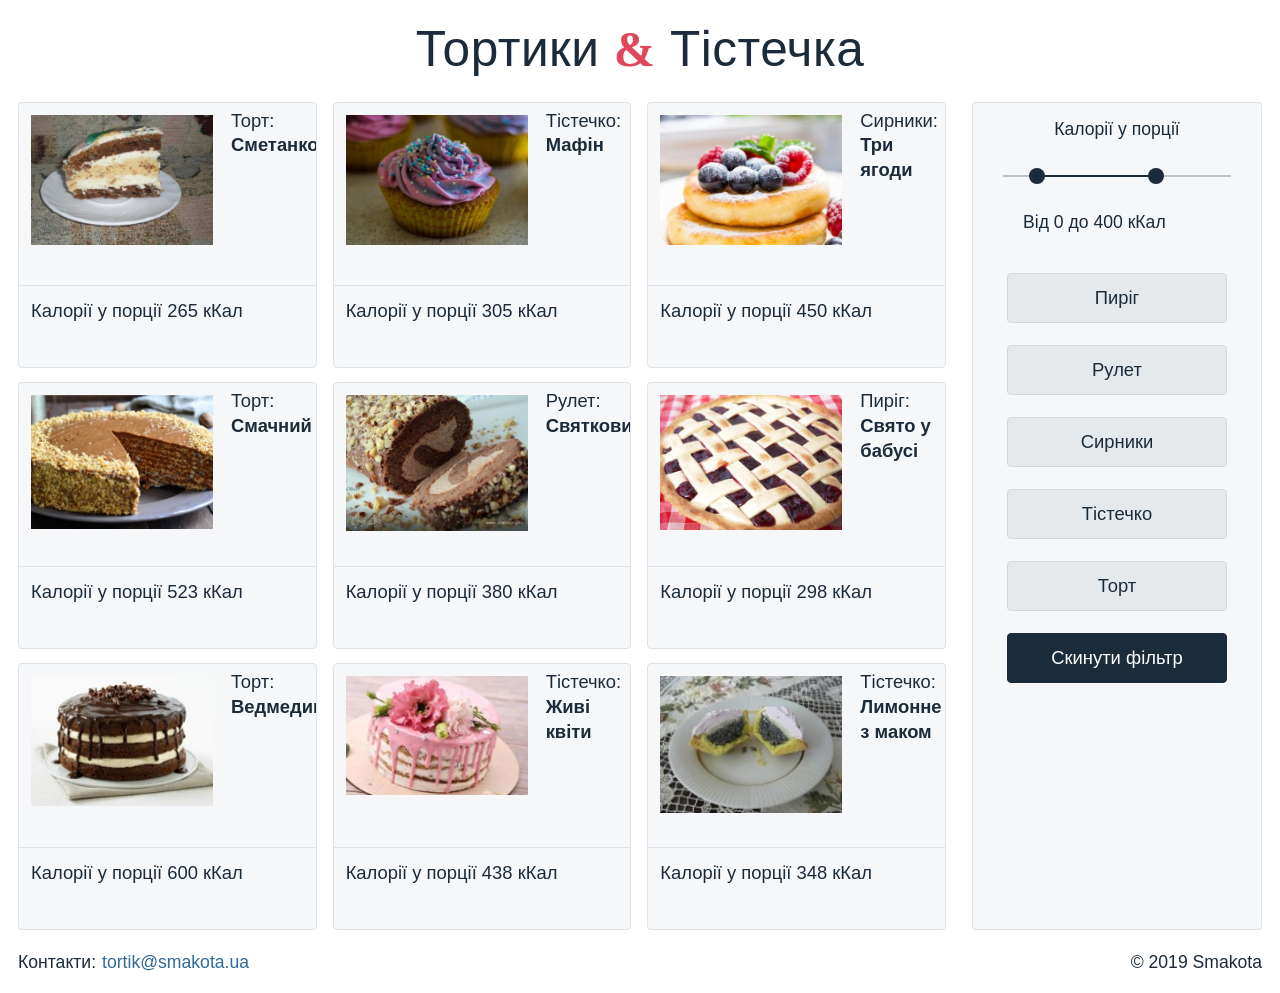
<file: index.html>
<!DOCTYPE html>
<html lang="uk">
<head>
  <meta charset="UTF-8">
  <meta name="viewport" content="width=device-width, initial-scale=1.0">
  <title>Тортики &amp; Тістечка — галерея рецептів</title>
  <link rel="stylesheet" href="style.css">
</head>
<body>
  <div class="page">
    <!-- Радіокнопки фільтра (приховані). Стоять ПЕРЕД галереєю,
         щоб працював селектор ":checked ~ .gallery" без JS -->
    <input type="radio" name="kind" id="f-all" class="filter-input" checked>
    <input type="radio" name="kind" id="f-pyrig" class="filter-input">
    <input type="radio" name="kind" id="f-rulet" class="filter-input">
    <input type="radio" name="kind" id="f-syrnyky" class="filter-input">
    <input type="radio" name="kind" id="f-tistechko" class="filter-input">
    <input type="radio" name="kind" id="f-tort" class="filter-input">

    <header class="header">
      <h1 class="title">Тортики <span class="amp">&amp;</span> Тістечка</h1>
    </header>

    <aside class="sidebar">
      <!-- Фільтр калорій: лише макет -->
      <div class="calories">
        <p class="calories__title">Калорії у порції</p>
        <div class="range" aria-hidden="true">
          <span class="range__track"></span>
          <span class="range__fill"></span>
          <span class="range__thumb range__thumb--min"></span>
          <span class="range__thumb range__thumb--max"></span>
        </div>
        <p class="calories__value">Від 0 до 400 кКал</p>
      </div>

      <nav class="filters" aria-label="Фільтр за видом виробу">
        <label for="f-pyrig" class="btn btn--pyrig">Пиріг</label>
        <label for="f-rulet" class="btn btn--rulet">Рулет</label>
        <label for="f-syrnyky" class="btn btn--syrnyky">Сирники</label>
        <label for="f-tistechko" class="btn btn--tistechko">Тістечко</label>
        <label for="f-tort" class="btn btn--tort">Торт</label>
        <label for="f-all" class="btn btn--all">Скинути фільтр</label>
      </nav>
    </aside>

    <main class="gallery">
      <article class="card tort">
        <img class="card__img" src="img/smetankovyi.jpg" alt="Торт Сметанковий">
        <h2 class="card__name">Торт: <b>Сметанковий</b></h2>
        <p class="card__kcal">Калорії у порції 265 кКал</p>
      </article>
      <article class="card tistechko">
        <img class="card__img" src="img/mafin.jpg" alt="Тістечко Мафін">
        <h2 class="card__name">Тістечко: <b>Мафін</b></h2>
        <p class="card__kcal">Калорії у порції 305 кКал</p>
      </article>
      <article class="card syrnyky">
        <img class="card__img" src="img/try-yagody.jpg" alt="Сирники Три ягоди">
        <h2 class="card__name">Сирники: <b>Три ягоди</b></h2>
        <p class="card__kcal">Калорії у порції 450 кКал</p>
      </article>
      <article class="card tort">
        <img class="card__img" src="img/smachnyi.jpg" alt="Торт Смачний">
        <h2 class="card__name">Торт: <b>Смачний</b></h2>
        <p class="card__kcal">Калорії у порції 523 кКал</p>
      </article>
      <article class="card rulet">
        <img class="card__img" src="img/sviatkovyi.jpg" alt="Рулет Святковий">
        <h2 class="card__name">Рулет: <b>Святковий</b></h2>
        <p class="card__kcal">Калорії у порції 380 кКал</p>
      </article>
      <article class="card pyrig">
        <img class="card__img" src="img/pyrig.jpg" alt="Пиріг Свято у бабусі">
        <h2 class="card__name">Пиріг: <b>Свято у бабусі</b></h2>
        <p class="card__kcal">Калорії у порції 298 кКал</p>
      </article>
      <article class="card tort">
        <img class="card__img" src="img/vedmedyk.jpg" alt="Торт Ведмедик">
        <h2 class="card__name">Торт: <b>Ведмедик</b></h2>
        <p class="card__kcal">Калорії у порції 600 кКал</p>
      </article>
      <article class="card tistechko">
        <img class="card__img" src="img/zhyvi-kvity.jpg" alt="Тістечко Живі квіти">
        <h2 class="card__name">Тістечко: <b>Живі квіти</b></h2>
        <p class="card__kcal">Калорії у порції 438 кКал</p>
      </article>
      <article class="card tistechko">
        <img class="card__img" src="img/lymonne.jpg" alt="Тістечко Лимонне з маком">
        <h2 class="card__name">Тістечко: <b>Лимонне з маком</b></h2>
        <p class="card__kcal">Калорії у порції 348 кКал</p>
      </article>
    </main>

    <footer class="footer">
      <p class="footer__contacts">
        <span class="footer__label">Контакти:</span>
        <a class="footer__mail" href="mailto:tortik@smakota.ua"><span class="footer__icon" aria-hidden="true">✉</span>tortik@smakota.ua</a>
      </p>
      <p class="footer__copy">© 2019 Smakota</p>
    </footer>
  </div>
</body>
</html>
</file>
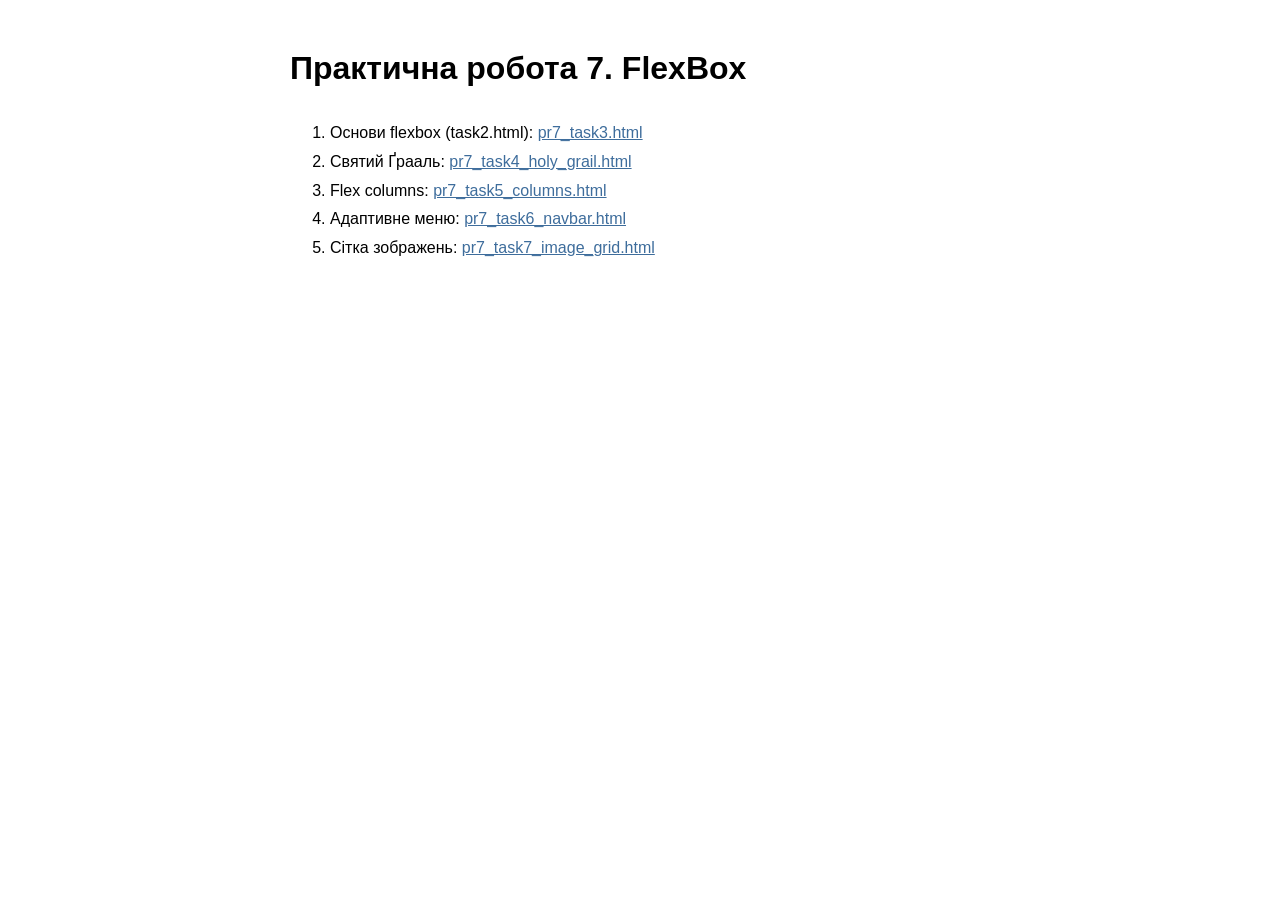
<file: PR7/index.html>
<!DOCTYPE html>
<html lang="uk">
<head>
  <meta charset="UTF-8">
  <meta name="viewport" content="width=device-width, initial-scale=1.0">
  <title>Практична робота 7. FlexBox</title>
  <style>
    body { max-width: 700px; margin: 40px auto; padding: 0 20px; font-family: Arial, sans-serif; line-height: 1.8; }
    a { color: #3e6d9c; }
  </style>
</head>
<body>
  <h1>Практична робота 7. FlexBox</h1>
  <ol>
    <li>Основи flexbox (task2.html): <a href="pr7_task3.html">pr7_task3.html</a></li>
    <li>Святий Ґрааль: <a href="pr7_task4_holy_grail.html">pr7_task4_holy_grail.html</a></li>
    <li>Flex columns: <a href="pr7_task5_columns.html">pr7_task5_columns.html</a></li>
    <li>Адаптивне меню: <a href="pr7_task6_navbar.html">pr7_task6_navbar.html</a></li>
    <li>Сітка зображень: <a href="pr7_task7_image_grid.html">pr7_task7_image_grid.html</a></li>
  </ol>
</body>
</html>
</file>
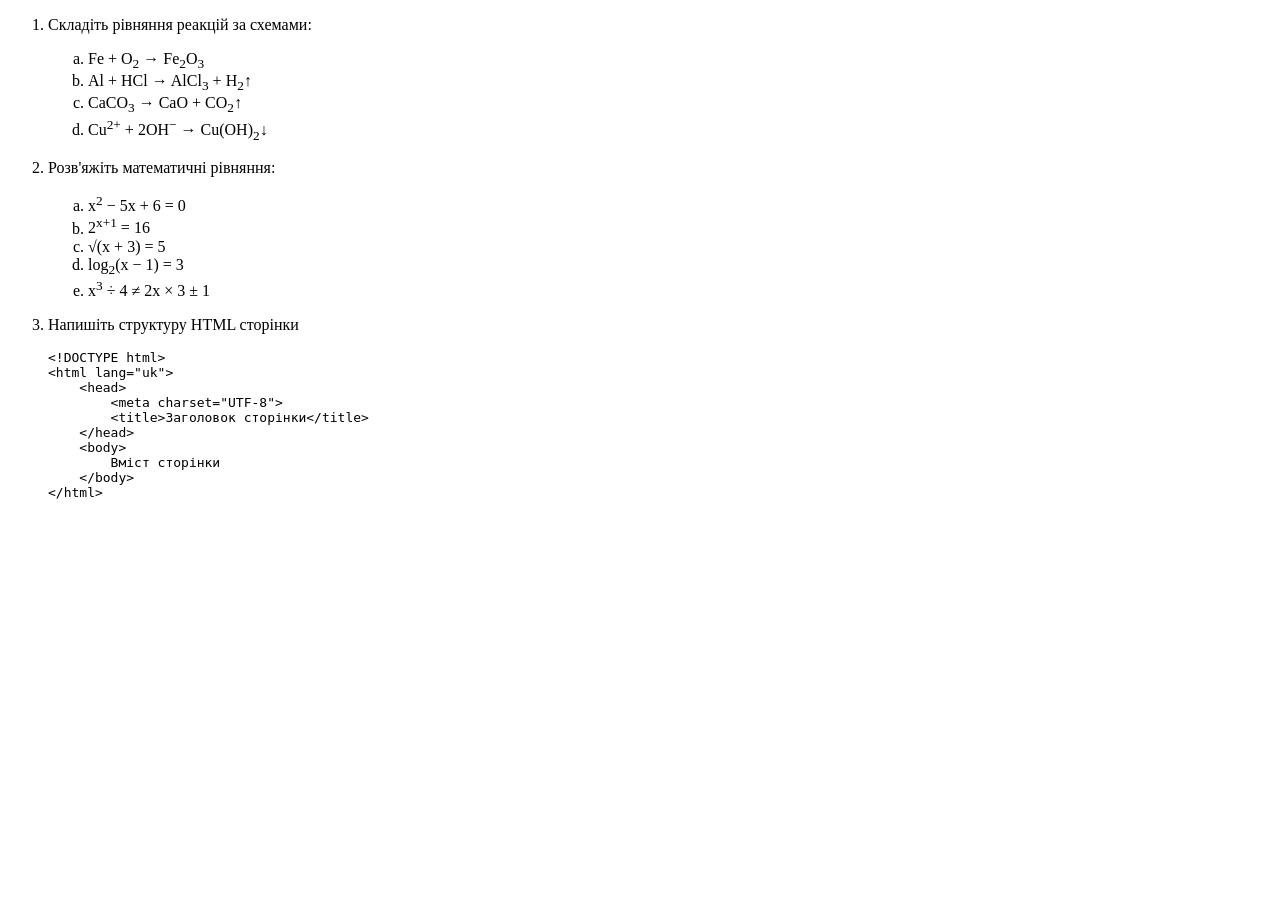
<file: LAB1/lab1_task1.html>
<!DOCTYPE html>
<html lang="uk">
<head>
    <meta charset="UTF-8">
    <title>Лабораторна робота 1. Завдання 1</title>
</head>
<body>
    <ol>
        <li>
            <p>Складіть рівняння реакцій за схемами:</p>
            <ol type="a">
                <li>Fe + O<sub>2</sub> &rarr; Fe<sub>2</sub>O<sub>3</sub></li>
                <li>Al + HCl &rarr; AlCl<sub>3</sub> + H<sub>2</sub>&uarr;</li>
                <li>CaCO<sub>3</sub> &rarr; CaO + CO<sub>2</sub>&uarr;</li>
                <li>Cu<sup>2+</sup> + 2OH<sup>&minus;</sup> &rarr; Cu(OH)<sub>2</sub>&darr;</li>
            </ol>
        </li>
        <li>
            <p>Розв'яжіть математичні рівняння:</p>
            <ol type="a">
                <li>x<sup>2</sup> &minus; 5x + 6 = 0</li>
                <li>2<sup>x+1</sup> = 16</li>
                <li>&radic;(x + 3) = 5</li>
                <li>log<sub>2</sub>(x &minus; 1) = 3</li>
                <li>x<sup>3</sup> &divide; 4 &ne; 2x &times; 3 &plusmn; 1</li>
            </ol>
        </li>
        <li>
            <p>Напишіть структуру HTML сторінки</p>
            <pre><code>&lt;!DOCTYPE html&gt;
&lt;html lang="uk"&gt;
    &lt;head&gt;
        &lt;meta charset="UTF-8"&gt;
        &lt;title&gt;Заголовок сторінки&lt;/title&gt;
    &lt;/head&gt;
    &lt;body&gt;
        Вміст сторінки
    &lt;/body&gt;
&lt;/html&gt;</code></pre>
        </li>
    </ol>
</body>
</html>
</file>
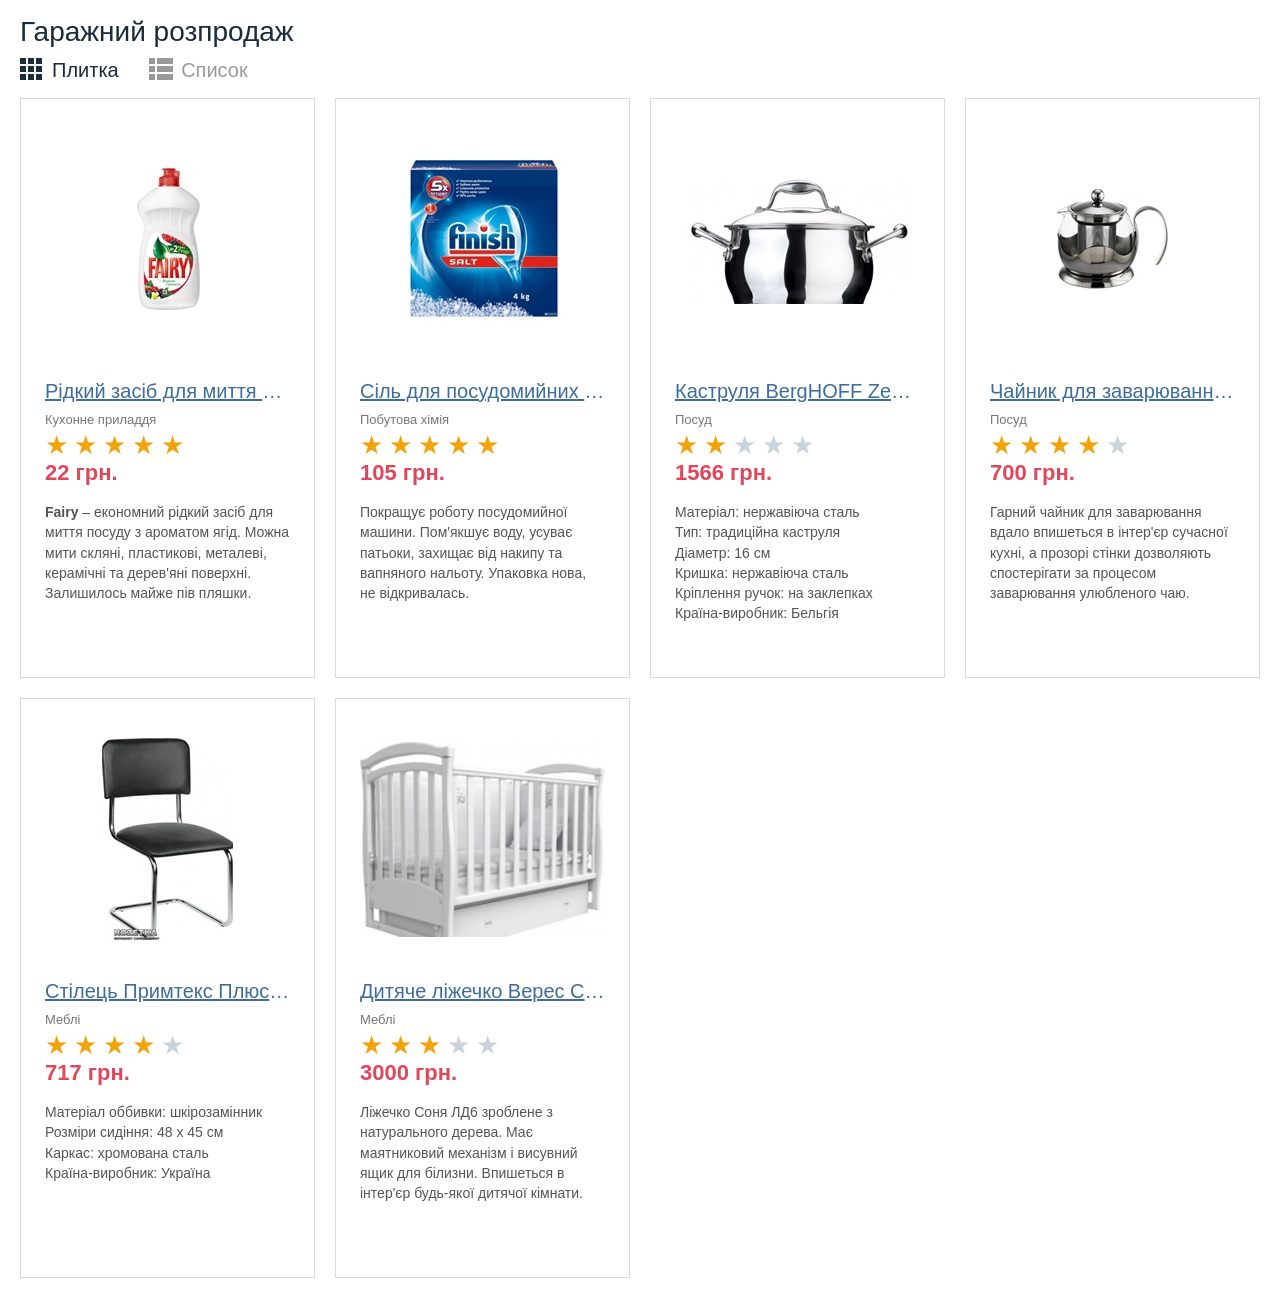
<file: LAB5/lb5_Chernyshev.html>
<!DOCTYPE html>
<html lang="uk">
<head>
  <meta charset="UTF-8">
  <meta name="viewport" content="width=device-width, initial-scale=1.0">
  <title>Гаражний розпродаж</title>
  <link rel="stylesheet" href="lb5_Chernyshev.css">
</head>
<body>
  <input type="radio" name="view" id="view-tile" class="view-input" checked>
  <input type="radio" name="view" id="view-list" class="view-input">

  <header class="header">
    <h1 class="header__title">Гаражний розпродаж</h1>
    <div class="switch">
      <label for="view-tile" class="switch__btn switch__btn--tile"><span class="icon icon--tile"></span>Плитка</label>
      <label for="view-list" class="switch__btn switch__btn--list"><span class="icon icon--list"></span>Список</label>
    </div>
  </header>

  <main class="catalog">
      <article class="card">
        <a class="card__photo" href="#">
          <img src="img/fairy.jpg" alt="Рідкий засіб для миття посуду Fairy Ягідна свіжість 500 мл">
        </a>
        <div class="card__info">
          <a class="card__name" href="#" title="Рідкий засіб для миття посуду Fairy Ягідна свіжість 500 мл">Рідкий засіб для миття посуду Fairy Ягідна свіжість 500 мл</a>
          <a class="card__category" href="#">Кухонне приладдя</a>
          <div class="rating">
            <input type="radio" name="rate1" id="rate1-5" value="5" checked>
            <label for="rate1-5" title="5 з 5"></label>
            <input type="radio" name="rate1" id="rate1-4" value="4">
            <label for="rate1-4" title="4 з 5"></label>
            <input type="radio" name="rate1" id="rate1-3" value="3">
            <label for="rate1-3" title="3 з 5"></label>
            <input type="radio" name="rate1" id="rate1-2" value="2">
            <label for="rate1-2" title="2 з 5"></label>
            <input type="radio" name="rate1" id="rate1-1" value="1">
            <label for="rate1-1" title="1 з 5"></label>
          </div>
          <p class="card__price">22 грн.</p>
        </div>
        <p class="card__desc"><b>Fairy</b> – економний рідкий засіб для миття посуду з ароматом ягід. Можна мити скляні, пластикові, металеві, керамічні та дерев'яні поверхні. Залишилось майже пів пляшки.</p>
      </article>
      <article class="card">
        <a class="card__photo" href="#">
          <img src="img/finish.jpg" alt="Сіль для посудомийних машин FINISH 1.5 кг">
        </a>
        <div class="card__info">
          <a class="card__name" href="#" title="Сіль для посудомийних машин FINISH 1.5 кг">Сіль для посудомийних машин FINISH 1.5 кг</a>
          <a class="card__category" href="#">Побутова хімія</a>
          <div class="rating">
            <input type="radio" name="rate2" id="rate2-5" value="5" checked>
            <label for="rate2-5" title="5 з 5"></label>
            <input type="radio" name="rate2" id="rate2-4" value="4">
            <label for="rate2-4" title="4 з 5"></label>
            <input type="radio" name="rate2" id="rate2-3" value="3">
            <label for="rate2-3" title="3 з 5"></label>
            <input type="radio" name="rate2" id="rate2-2" value="2">
            <label for="rate2-2" title="2 з 5"></label>
            <input type="radio" name="rate2" id="rate2-1" value="1">
            <label for="rate2-1" title="1 з 5"></label>
          </div>
          <p class="card__price">105 грн.</p>
        </div>
        <p class="card__desc">Покращує роботу посудомийної машини. Пом'якшує воду, усуває патьоки, захищає від накипу та вапняного нальоту. Упаковка нова, не відкривалась.</p>
      </article>
      <article class="card">
        <a class="card__photo" href="#">
          <img src="img/pot.jpg" alt="Каструля BergHOFF Zeno 1.8 л з кришкою">
        </a>
        <div class="card__info">
          <a class="card__name" href="#" title="Каструля BergHOFF Zeno 1.8 л з кришкою">Каструля BergHOFF Zeno 1.8 л з кришкою</a>
          <a class="card__category" href="#">Посуд</a>
          <div class="rating">
            <input type="radio" name="rate3" id="rate3-5" value="5">
            <label for="rate3-5" title="5 з 5"></label>
            <input type="radio" name="rate3" id="rate3-4" value="4">
            <label for="rate3-4" title="4 з 5"></label>
            <input type="radio" name="rate3" id="rate3-3" value="3">
            <label for="rate3-3" title="3 з 5"></label>
            <input type="radio" name="rate3" id="rate3-2" value="2" checked>
            <label for="rate3-2" title="2 з 5"></label>
            <input type="radio" name="rate3" id="rate3-1" value="1">
            <label for="rate3-1" title="1 з 5"></label>
          </div>
          <p class="card__price">1566 грн.</p>
        </div>
        <p class="card__desc">Матеріал: нержавіюча сталь<br>Тип: традиційна каструля<br>Діаметр: 16 см<br>Кришка: нержавіюча сталь<br>Кріплення ручок: на заклепках<br>Країна-виробник: Бельгія</p>
      </article>
      <article class="card">
        <a class="card__photo" href="#">
          <img src="img/teapot.jpg" alt="Чайник для заварювання Krauff 1.2 л">
        </a>
        <div class="card__info">
          <a class="card__name" href="#" title="Чайник для заварювання Krauff 1.2 л">Чайник для заварювання Krauff 1.2 л</a>
          <a class="card__category" href="#">Посуд</a>
          <div class="rating">
            <input type="radio" name="rate4" id="rate4-5" value="5">
            <label for="rate4-5" title="5 з 5"></label>
            <input type="radio" name="rate4" id="rate4-4" value="4" checked>
            <label for="rate4-4" title="4 з 5"></label>
            <input type="radio" name="rate4" id="rate4-3" value="3">
            <label for="rate4-3" title="3 з 5"></label>
            <input type="radio" name="rate4" id="rate4-2" value="2">
            <label for="rate4-2" title="2 з 5"></label>
            <input type="radio" name="rate4" id="rate4-1" value="1">
            <label for="rate4-1" title="1 з 5"></label>
          </div>
          <p class="card__price">700 грн.</p>
        </div>
        <p class="card__desc">Гарний чайник для заварювання вдало впишеться в інтер'єр сучасної кухні, а прозорі стінки дозволяють спостерігати за процесом заварювання улюбленого чаю.</p>
      </article>
      <article class="card">
        <a class="card__photo" href="#">
          <img src="img/chair.jpg" alt="Стілець Примтекс Плюс Sylwia CZ-3 Black">
        </a>
        <div class="card__info">
          <a class="card__name" href="#" title="Стілець Примтекс Плюс Sylwia CZ-3 Black">Стілець Примтекс Плюс Sylwia CZ-3 Black</a>
          <a class="card__category" href="#">Меблі</a>
          <div class="rating">
            <input type="radio" name="rate5" id="rate5-5" value="5">
            <label for="rate5-5" title="5 з 5"></label>
            <input type="radio" name="rate5" id="rate5-4" value="4" checked>
            <label for="rate5-4" title="4 з 5"></label>
            <input type="radio" name="rate5" id="rate5-3" value="3">
            <label for="rate5-3" title="3 з 5"></label>
            <input type="radio" name="rate5" id="rate5-2" value="2">
            <label for="rate5-2" title="2 з 5"></label>
            <input type="radio" name="rate5" id="rate5-1" value="1">
            <label for="rate5-1" title="1 з 5"></label>
          </div>
          <p class="card__price">717 грн.</p>
        </div>
        <p class="card__desc">Матеріал оббивки: шкірозамінник<br>Розміри сидіння: 48 х 45 см<br>Каркас: хромована сталь<br>Країна-виробник: Україна</p>
      </article>
      <article class="card">
        <a class="card__photo" href="#">
          <img src="img/crib.jpg" alt="Дитяче ліжечко Верес Соня ЛД6 маятник з ящиком">
        </a>
        <div class="card__info">
          <a class="card__name" href="#" title="Дитяче ліжечко Верес Соня ЛД6 маятник з ящиком">Дитяче ліжечко Верес Соня ЛД6 маятник з ящиком</a>
          <a class="card__category" href="#">Меблі</a>
          <div class="rating">
            <input type="radio" name="rate6" id="rate6-5" value="5">
            <label for="rate6-5" title="5 з 5"></label>
            <input type="radio" name="rate6" id="rate6-4" value="4">
            <label for="rate6-4" title="4 з 5"></label>
            <input type="radio" name="rate6" id="rate6-3" value="3" checked>
            <label for="rate6-3" title="3 з 5"></label>
            <input type="radio" name="rate6" id="rate6-2" value="2">
            <label for="rate6-2" title="2 з 5"></label>
            <input type="radio" name="rate6" id="rate6-1" value="1">
            <label for="rate6-1" title="1 з 5"></label>
          </div>
          <p class="card__price">3000 грн.</p>
        </div>
        <p class="card__desc">Ліжечко Соня ЛД6 зроблене з натурального дерева. Має маятниковий механізм і висувний ящик для білизни. Впишеться в інтер'єр будь-якої дитячої кімнати.</p>
      </article>
  </main>
</body>
</html>
</file>
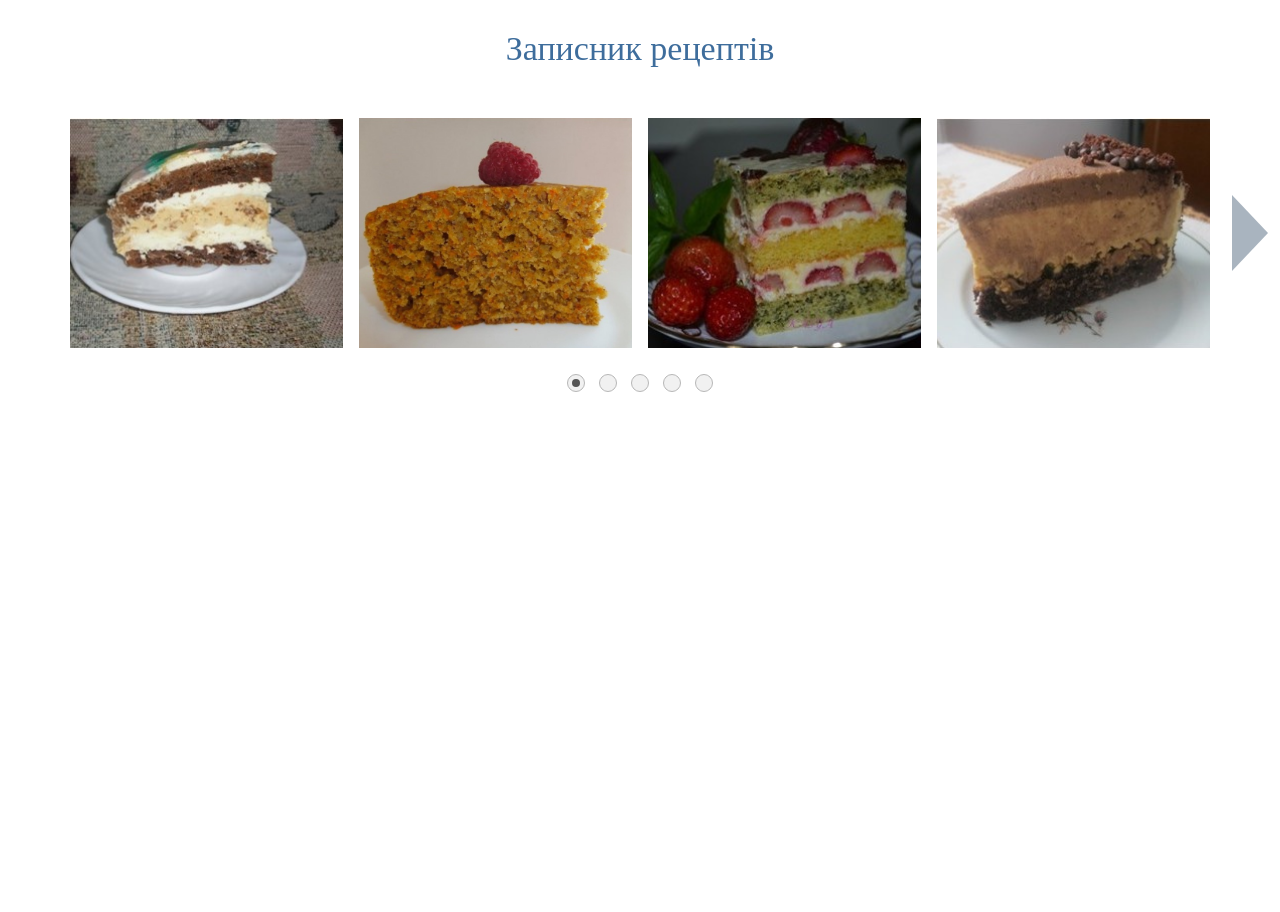
<file: LAB6/lb6_Chernyshev.html>
<!DOCTYPE html>
<html lang="uk">
<head>
  <meta charset="UTF-8">
  <meta name="viewport" content="width=device-width, initial-scale=1.0">
  <title>Галерея рецептів</title>
  <link rel="stylesheet" href="lb6_Chernyshev.css">
</head>
<body>
  <div class="page" id="gallery">
    <h1 class="page__title">Записник рецептів</h1>

    <!-- стан слайдера: радіокнопки стоять перед слайдером, щоб працював селектор ~ -->
    <input type="radio" name="slide" id="slide-1" class="slider-input" checked>
    <input type="radio" name="slide" id="slide-2" class="slider-input">
    <input type="radio" name="slide" id="slide-3" class="slider-input">
    <input type="radio" name="slide" id="slide-4" class="slider-input">
    <input type="radio" name="slide" id="slide-5" class="slider-input">

    <div class="slider">
      <div class="slider__viewport">
        <ul class="slider__track">
        <li class="item">
          <a class="item__link" href="#modal-1">
            <img class="item__img" src="img/cake1.jpg" alt="Торт «Сметанковий»">
            <span class="recipe">
              <img class="recipe__img" src="img/cake1.jpg" alt="">
              <span class="recipe__title">Торт «Сметанковий»</span>
              <span class="recipe__text">
                <span class="recipe__list"><span>4 яйця</span><span>200 г цукру</span><span>200 г сметани</span><span>2 ст. л. какао</span><span>250 г борошна</span><span>1 ч. л. соди</span><span>Крем: 500 г сметани 25%, 150 г цукрової пудри, 100 г горіхів</span></span>
                Яйця збиваємо з цукром до пишної піни, додаємо сметану і соду. Частину тіста змішуємо з какао. Печемо два світлі й один темний корж при 180 °C близько 25 хв. Сметану збиваємо з пудрою, промащуємо охолоджені коржі, посипаємо горіхами й залишаємо на ніч у холодильнику.
              </span>
            </span>
          </a>
        </li>
        <li class="item">
          <a class="item__link" href="#modal-2">
            <img class="item__img" src="img/cake2.jpg" alt="Горіхово-морквяний кекс">
            <span class="recipe">
              <img class="recipe__img" src="img/cake2.jpg" alt="">
              <span class="recipe__title">Горіхово-морквяний кекс</span>
              <span class="recipe__text">
                <span class="recipe__list"><span>200 г цукру</span><span>160 мл рослинної олії</span><span>60 г йогурту</span><span>3 яйця</span><span>250 г борошна</span><span>1 ч. л. розпушувача</span><span>2 ч. л. кориці</span><span>260 г моркви</span><span>100 г горіхів пекан</span></span>
                Олію змішуємо з цукром, додаємо йогурт, а потім по одному яйцю. Окремо змішуємо сухі інгредієнти й поступово вводимо в рідке тісто. Наприкінці додаємо натерту моркву та подрібнені горіхи. Випікаємо у змащеній формі при 170 °C 30–40 хв.
              </span>
            </span>
          </a>
        </li>
        <li class="item">
          <a class="item__link" href="#modal-3">
            <img class="item__img" src="img/cake3.jpg" alt="Полуничний торт з маком">
            <span class="recipe">
              <img class="recipe__img" src="img/cake3.jpg" alt="">
              <span class="recipe__title">Полуничний торт з маком</span>
              <span class="recipe__text">
                <span class="recipe__list"><span>5 яєць</span><span>180 г цукру</span><span>150 г борошна</span><span>60 г маку</span><span>400 г полуниці</span><span>Крем: 400 мл вершків 33%, 250 г маскарпоне, 80 г пудри</span></span>
                Збиваємо яйця з цукром, обережно вмішуємо борошно та мак. Печемо бісквіт при 180 °C 30 хв і розрізаємо на три коржі. Вершки збиваємо з маскарпоне і пудрою. Збираємо торт, викладаючи між коржами крем і половинки полуниць по краю.
              </span>
            </span>
          </a>
        </li>
        <li class="item">
          <a class="item__link" href="#modal-4">
            <img class="item__img" src="img/cake4.jpg" alt="Шоколадний мус-торт">
            <span class="recipe">
              <img class="recipe__img" src="img/cake4.jpg" alt="">
              <span class="recipe__title">Шоколадний мус-торт</span>
              <span class="recipe__text">
                <span class="recipe__list"><span>Корж: 150 г печива, 70 г масла</span><span>200 г чорного шоколаду</span><span>3 яйця</span><span>300 мл вершків 33%</span><span>10 г желатину</span><span>2 ст. л. какао</span></span>
                Печиво подрібнюємо з маслом і утрамбовуємо на дно роз'ємної форми. Шоколад розтоплюємо, додаємо жовтки й розчинений желатин. Окремо збиваємо вершки та білки й обережно поєднуємо з шоколадною масою. Виливаємо на основу, прикрашаємо шоколадною крихтою та охолоджуємо 6 годин.
              </span>
            </span>
          </a>
        </li>
        <li class="item">
          <a class="item__link" href="#modal-5">
            <img class="item__img" src="img/cake5.jpg" alt="Медовик з насінням">
            <span class="recipe">
              <img class="recipe__img" src="img/cake5.jpg" alt="">
              <span class="recipe__title">Медовик з насінням</span>
              <span class="recipe__text">
                <span class="recipe__list"><span>3 ст. л. меду</span><span>2 яйця</span><span>150 г цукру</span><span>100 г масла</span><span>400 г борошна</span><span>1 ч. л. соди</span><span>Крем: 400 г сметани, 150 г пудри</span><span>300 г яблучного конфітюру</span><span>100 г насіння соняшника</span></span>
                На паровій бані розігріваємо мед, масло й цукор, додаємо соду і яйця, потім борошно. Розкачуємо 4 коржі та печемо по 5 хв при 180 °C. Перемащуємо по черзі сметанним кремом і конфітюром, верх поливаємо медом і посипаємо обсмаженим насінням.
              </span>
            </span>
          </a>
        </li>
        <li class="item">
          <a class="item__link" href="#modal-6">
            <img class="item__img" src="img/cake6.jpg" alt="Лимонні тістечка з маком">
            <span class="recipe">
              <img class="recipe__img" src="img/cake6.jpg" alt="">
              <span class="recipe__title">Лимонні тістечка з маком</span>
              <span class="recipe__text">
                <span class="recipe__list"><span>200 г борошна</span><span>100 г масла</span><span>1 яйце</span><span>70 г цукру</span><span>Начинка: 150 г маку, 2 ст. л. меду, цедра лимона</span><span>Глазур: 100 г пудри, 2 ст. л. лимонного соку</span></span>
                Замішуємо пісочне тісто з борошна, масла, яйця й цукру та охолоджуємо 30 хв. Мак запарюємо, перетираємо з медом і цедрою. Викладаємо тісто у формочки, заповнюємо начинкою й печемо 20 хв при 180 °C. Охолоджені тістечка покриваємо лимонною глазур'ю.
              </span>
            </span>
          </a>
        </li>
        <li class="item">
          <a class="item__link" href="#modal-7">
            <img class="item__img" src="img/cake7.jpg" alt="Сирний торт з желе">
            <span class="recipe">
              <img class="recipe__img" src="img/cake7.jpg" alt="">
              <span class="recipe__title">Сирний торт з желе</span>
              <span class="recipe__text">
                <span class="recipe__list"><span>Бісквіт: 4 яйця, 120 г цукру, 120 г борошна</span><span>500 г м'якого сиру</span><span>200 мл вершків</span><span>100 г цукру</span><span>20 г желатину</span><span>1 банка консервованих персиків</span><span>1 пачка желе</span></span>
                Печемо бісквіт і кладемо його на дно форми. Сир збиваємо з цукром і вершками, додаємо розчинений желатин, виливаємо на бісквіт і охолоджуємо. Зверху викладаємо часточки персиків і заливаємо прохолодним желе. Тримаємо в холодильнику до повного застигання.
              </span>
            </span>
          </a>
        </li>
        <li class="item">
          <a class="item__link" href="#modal-8">
            <img class="item__img" src="img/cake8.jpg" alt="Вафельний торт «Смачний»">
            <span class="recipe">
              <img class="recipe__img" src="img/cake8.jpg" alt="">
              <span class="recipe__title">Вафельний торт «Смачний»</span>
              <span class="recipe__text">
                <span class="recipe__list"><span>1 пачка вафельних коржів</span><span>1 банка вареного згущеного молока</span><span>200 г масла</span><span>100 г смажених горіхів</span><span>50 г шоколаду</span></span>
                Масло збиваємо до пишності й поступово додаємо згущене молоко. Кожен вафельний корж промащуємо кремом і складаємо стосом. Боки й верх торта обмащуємо кремом, посипаємо подрібненими горіхами та тертим шоколадом. Даємо постояти 3–4 години, щоб коржі просочилися.
              </span>
            </span>
          </a>
        </li>
        </ul>
      </div>
      <div class="slider__arrows">
        <label for="slide-1" class="arrow arrow--prev arrow--to-1" aria-label="Назад"></label>
        <label for="slide-2" class="arrow arrow--prev arrow--to-2" aria-label="Назад"></label>
        <label for="slide-3" class="arrow arrow--prev arrow--to-3" aria-label="Назад"></label>
        <label for="slide-4" class="arrow arrow--prev arrow--to-4" aria-label="Назад"></label>
        <label for="slide-2" class="arrow arrow--next arrow--to-2" aria-label="Вперед"></label>
        <label for="slide-3" class="arrow arrow--next arrow--to-3" aria-label="Вперед"></label>
        <label for="slide-4" class="arrow arrow--next arrow--to-4" aria-label="Вперед"></label>
        <label for="slide-5" class="arrow arrow--next arrow--to-5" aria-label="Вперед"></label>
      </div>
    </div>

    <div class="dots">
      <label for="slide-1" class="dot dot--1"></label>
      <label for="slide-2" class="dot dot--2"></label>
      <label for="slide-3" class="dot dot--3"></label>
      <label for="slide-4" class="dot dot--4"></label>
      <label for="slide-5" class="dot dot--5"></label>
    </div>
  </div>

  <!-- модальні вікна (поза слайдером, бо transform ламає position: fixed) -->
  <div class="modal" id="modal-1">
    <a class="modal__overlay" href="#gallery" aria-label="Закрити"></a>
    <img class="modal__img" src="img/cake1.jpg" alt="Торт «Сметанковий»">
    <a class="modal__close" href="#gallery" aria-label="Закрити"></a>
  </div>
  <div class="modal" id="modal-2">
    <a class="modal__overlay" href="#gallery" aria-label="Закрити"></a>
    <img class="modal__img" src="img/cake2.jpg" alt="Горіхово-морквяний кекс">
    <a class="modal__close" href="#gallery" aria-label="Закрити"></a>
  </div>
  <div class="modal" id="modal-3">
    <a class="modal__overlay" href="#gallery" aria-label="Закрити"></a>
    <img class="modal__img" src="img/cake3.jpg" alt="Полуничний торт з маком">
    <a class="modal__close" href="#gallery" aria-label="Закрити"></a>
  </div>
  <div class="modal" id="modal-4">
    <a class="modal__overlay" href="#gallery" aria-label="Закрити"></a>
    <img class="modal__img" src="img/cake4.jpg" alt="Шоколадний мус-торт">
    <a class="modal__close" href="#gallery" aria-label="Закрити"></a>
  </div>
  <div class="modal" id="modal-5">
    <a class="modal__overlay" href="#gallery" aria-label="Закрити"></a>
    <img class="modal__img" src="img/cake5.jpg" alt="Медовик з насінням">
    <a class="modal__close" href="#gallery" aria-label="Закрити"></a>
  </div>
  <div class="modal" id="modal-6">
    <a class="modal__overlay" href="#gallery" aria-label="Закрити"></a>
    <img class="modal__img" src="img/cake6.jpg" alt="Лимонні тістечка з маком">
    <a class="modal__close" href="#gallery" aria-label="Закрити"></a>
  </div>
  <div class="modal" id="modal-7">
    <a class="modal__overlay" href="#gallery" aria-label="Закрити"></a>
    <img class="modal__img" src="img/cake7.jpg" alt="Сирний торт з желе">
    <a class="modal__close" href="#gallery" aria-label="Закрити"></a>
  </div>
  <div class="modal" id="modal-8">
    <a class="modal__overlay" href="#gallery" aria-label="Закрити"></a>
    <img class="modal__img" src="img/cake8.jpg" alt="Вафельний торт «Смачний»">
    <a class="modal__close" href="#gallery" aria-label="Закрити"></a>
  </div>
</body>
</html>
</file>
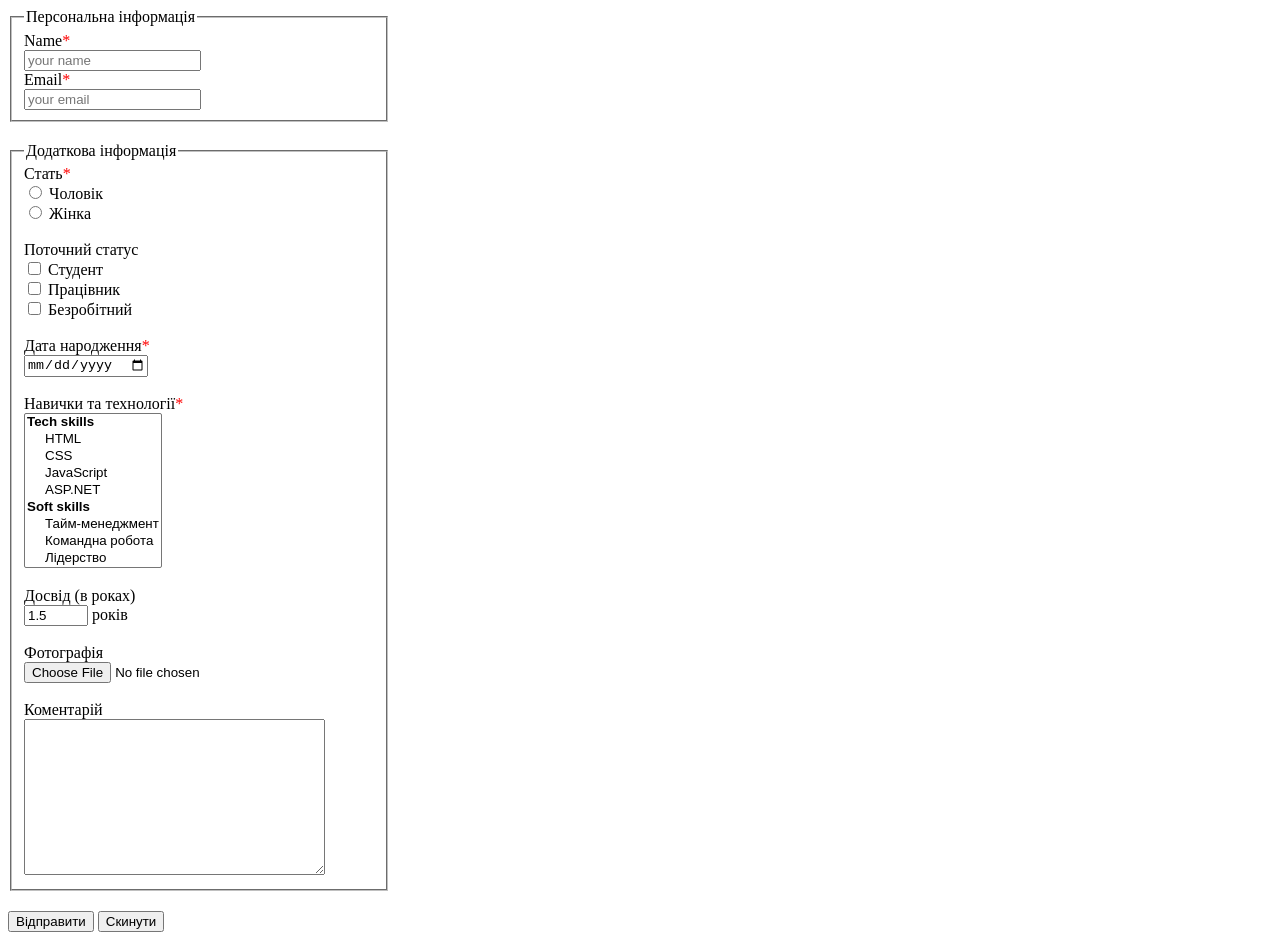
<file: PR1/pr2_Chernyshev.html>
<!DOCTYPE html>
<html lang="uk">
<head>
    <meta charset="UTF-8">
    <meta name="viewport" content="width=device-width, initial-scale=1.0">
    <title>Практична робота 2. Елементи форм</title>
    <style>
        fieldset {
            width: 350px;
            margin-bottom: 20px;
        }
        .required {
            color: red;
        }
    </style>
</head>
<body>
    <form action="#" method="post">
        <fieldset>
            <legend>Персональна інформація</legend>
            <label for="name">Name<span class="required">*</span></label><br>
            <input type="text" id="name" name="name" placeholder="your name" required><br>
            <label for="email">Email<span class="required">*</span></label><br>
            <input type="email" id="email" name="email" placeholder="your email" required><br>
        </fieldset>

        <fieldset>
            <legend>Додаткова інформація</legend>

            Стать<span class="required">*</span><br>
            <input type="radio" id="male" name="gender" value="male" required>
            <label for="male">Чоловік</label><br>
            <input type="radio" id="female" name="gender" value="female">
            <label for="female">Жінка</label><br>
            <br>

            Поточний статус<br>
            <input type="checkbox" id="student" name="status" value="student">
            <label for="student">Студент</label><br>
            <input type="checkbox" id="worker" name="status" value="worker">
            <label for="worker">Працівник</label><br>
            <input type="checkbox" id="unemployed" name="status" value="unemployed">
            <label for="unemployed">Безробітний</label><br>
            <br>

            <label for="birthdate">Дата народження<span class="required">*</span></label><br>
            <input type="date" id="birthdate" name="birthdate" required><br>
            <br>

            <label for="skills">Навички та технології<span class="required">*</span></label><br>
            <select id="skills" name="skills" multiple size="9" required>
                <optgroup label="Tech skills">
                    <option value="html">HTML</option>
                    <option value="css">CSS</option>
                    <option value="javascript">JavaScript</option>
                    <option value="aspnet">ASP.NET</option>
                </optgroup>
                <optgroup label="Soft skills">
                    <option value="time-management">Тайм-менеджмент</option>
                    <option value="teamwork">Командна робота</option>
                    <option value="leadership">Лідерство</option>
                </optgroup>
            </select><br>
            <br>

            <label for="experience">Досвід (в роках)</label><br>
            <input type="number" id="experience" name="experience" min="0" max="25" step="0.5" value="1.5"> років<br>
            <br>

            <label for="photo">Фотографія</label><br>
            <input type="file" id="photo" name="photo" accept="image/*"><br>
            <br>

            <label for="comment">Коментарій</label><br>
            <textarea id="comment" name="comment" rows="10" cols="35"></textarea>
        </fieldset>

        <input type="submit" value="Відправити">
        <input type="reset" value="Скинути">
    </form>
</body>
</html>
</file>
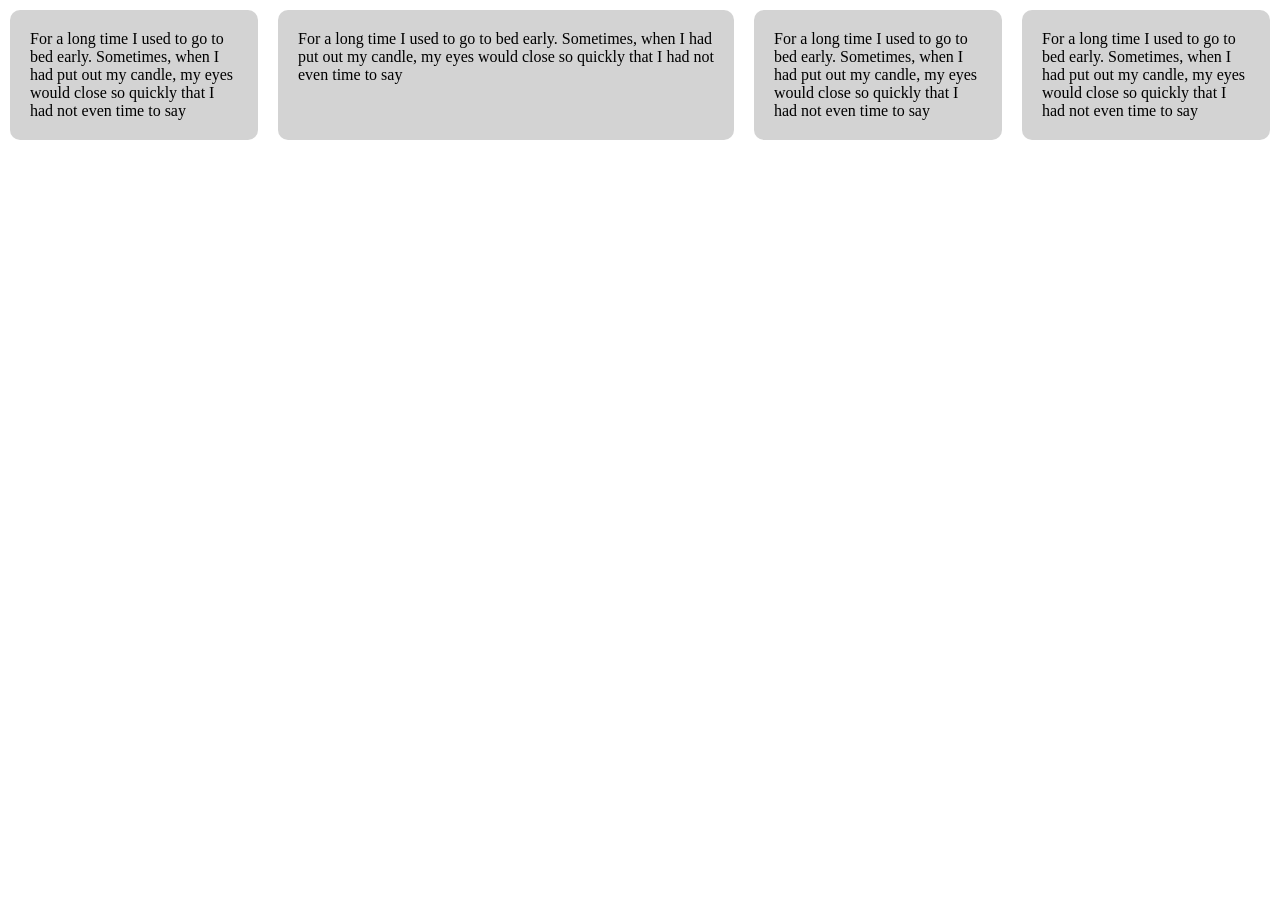
<file: PR7/pr7_task3.html>
<!DOCTYPE html>
<html lang="en">

<head>
    <meta charset="UTF-8">
    <title>Flexbox</title>
    <link rel="stylesheet" href="pr7_task3.css">
</head>

<body>
    <div class="fc">
        <p class="first">For a long time I used to go to bed early. Sometimes, when I had put out my candle, my eyes
            would close so quickly that I had not even time to say</p>
        <p class="second">For a long time I used to go to bed early. Sometimes, when I had put out my candle, my eyes
            would close so quickly that I had not even time to say</p>
        <p class="third">For a long time I used to go to bed early. Sometimes, when I had put out my candle, my eyes
            would close so quickly that I had not even time to say</p>
        <p class="fourth">For a long time I used to go to bed early. Sometimes, when I had put out my candle, my eyes
            would close so quickly that I had not even time to say</p>
    </div>
</body>

</html>
</file>
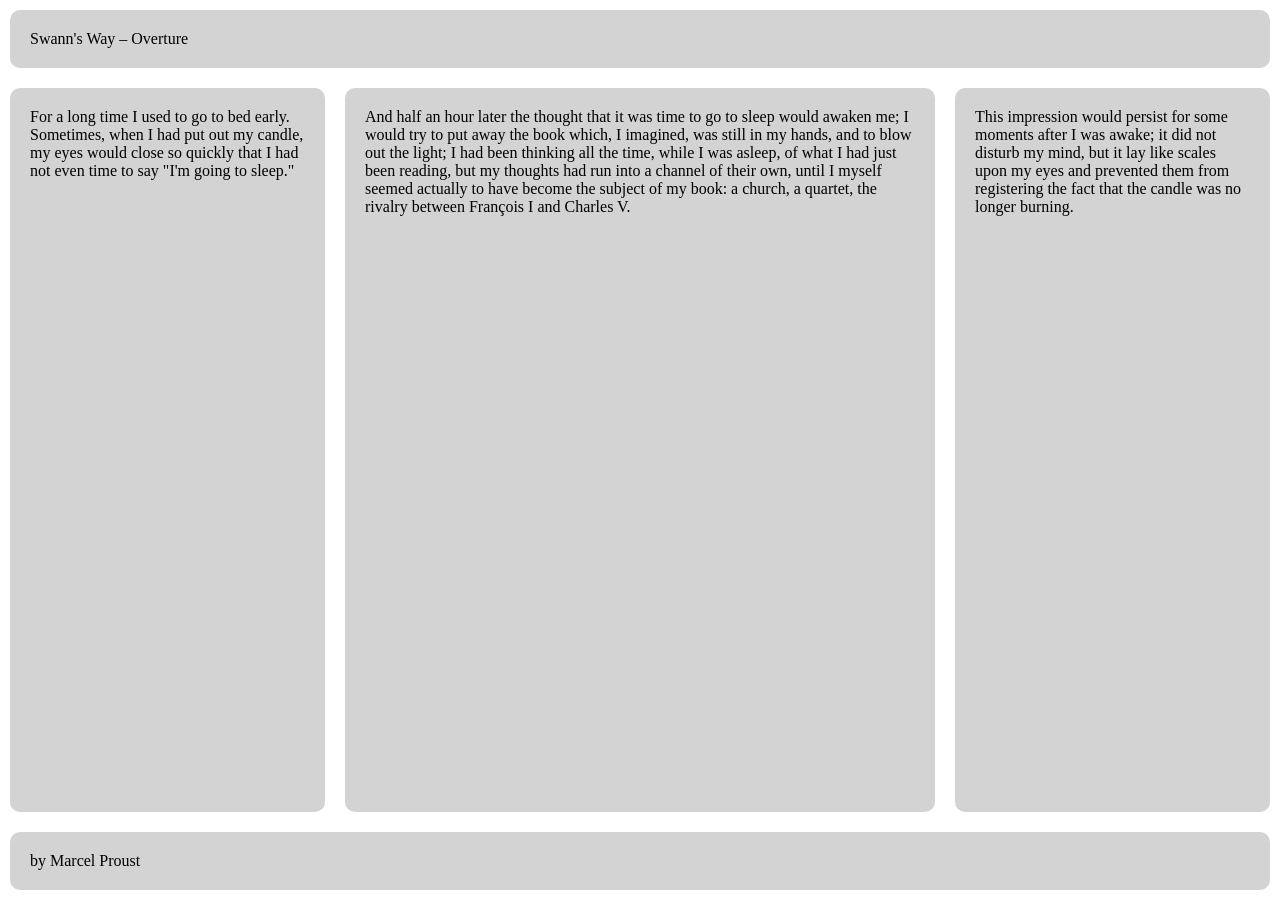
<file: PR7/pr7_task4_holy_grail.html>
<!DOCTYPE html>
<html lang="uk">
<head>
  <meta charset="UTF-8">
  <meta name="viewport" content="width=device-width, initial-scale=1.0">
  <title>Святий Ґрааль (flexbox)</title>
  <link rel="stylesheet" href="pr7_task4_holy_grail.css">
</head>
<body>
  <div class="wrapper">
    <header>Swann's Way &ndash; Overture</header>
    <div class="columns">
      <aside>For a long time I used to go to bed early. Sometimes, when I had put out my candle, my eyes would close so quickly that I had not even time to say "I&#39;m going to sleep."</aside>
      <main>And half an hour later the thought that it was time to go to sleep would awaken me; I would try to put away the book which, I imagined, was still in my hands, and to blow out the light; I had been thinking all the time, while I was asleep, of what I had just been reading, but my thoughts had run into a channel of their own, until I myself seemed actually to have become the subject of my book: a church, a quartet, the rivalry between François I and Charles V.</main>
      <section>This impression would persist for some moments after I was awake; it did not disturb my mind, but it lay like scales upon my eyes and prevented them from registering the fact that the candle was no longer burning.</section>
    </div>
    <footer>by Marcel Proust</footer>
  </div>
</body>
</html>
</file>
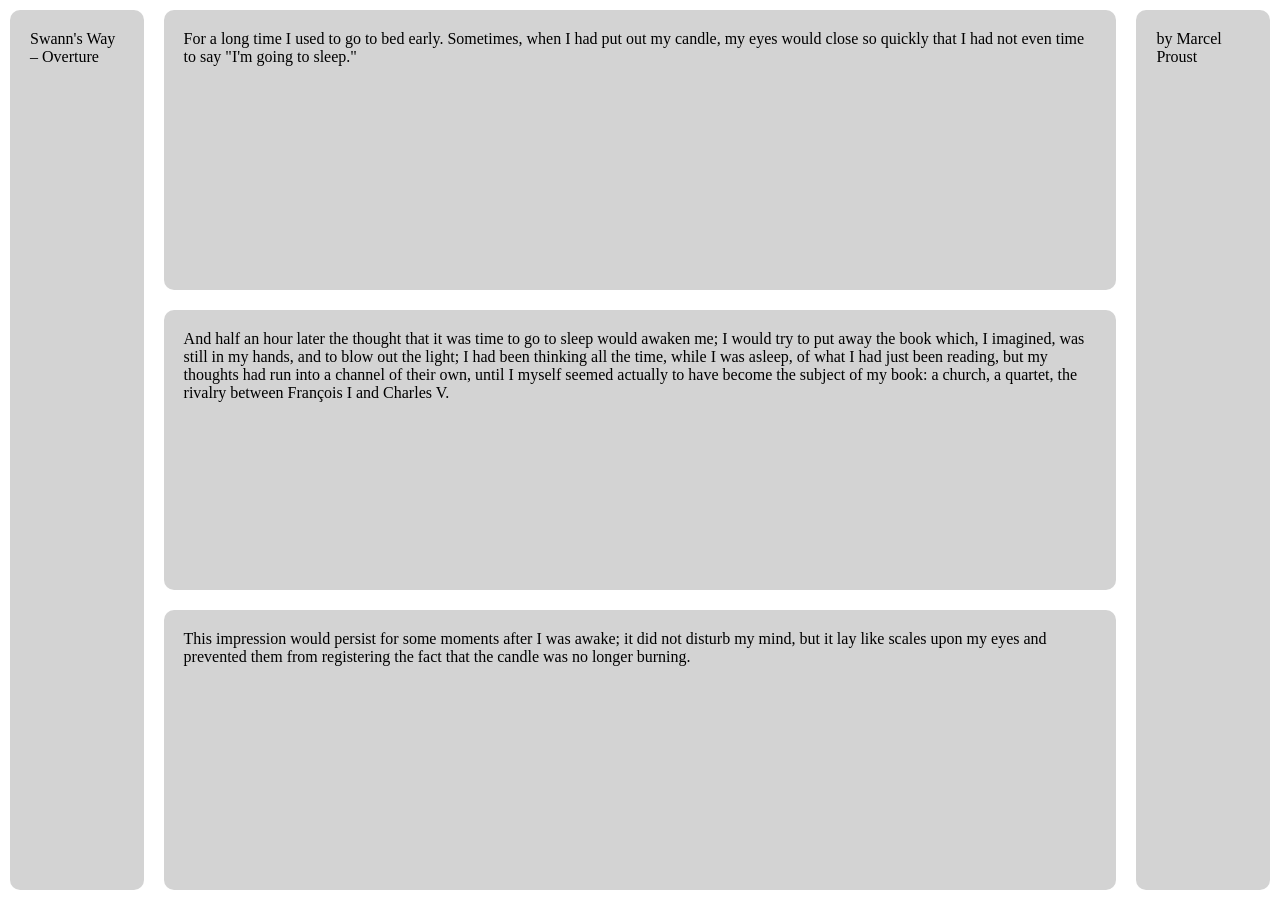
<file: PR7/pr7_task5_columns.html>
<!DOCTYPE html>
<html lang="uk">
<head>
  <meta charset="UTF-8">
  <meta name="viewport" content="width=device-width, initial-scale=1.0">
  <title>Flex columns</title>
  <link rel="stylesheet" href="pr7_task5_columns.css">
</head>
<body>
  <div class="wrapper">
    <header>Swann's Way &ndash; Overture</header>
    <aside>For a long time I used to go to bed early. Sometimes, when I had put out my candle, my eyes would close so quickly that I had not even time to say "I&#39;m going to sleep."</aside>
    <main>And half an hour later the thought that it was time to go to sleep would awaken me; I would try to put away the book which, I imagined, was still in my hands, and to blow out the light; I had been thinking all the time, while I was asleep, of what I had just been reading, but my thoughts had run into a channel of their own, until I myself seemed actually to have become the subject of my book: a church, a quartet, the rivalry between François I and Charles V.</main>
    <section>This impression would persist for some moments after I was awake; it did not disturb my mind, but it lay like scales upon my eyes and prevented them from registering the fact that the candle was no longer burning.</section>
    <footer>by Marcel Proust</footer>
  </div>
</body>
</html>
</file>
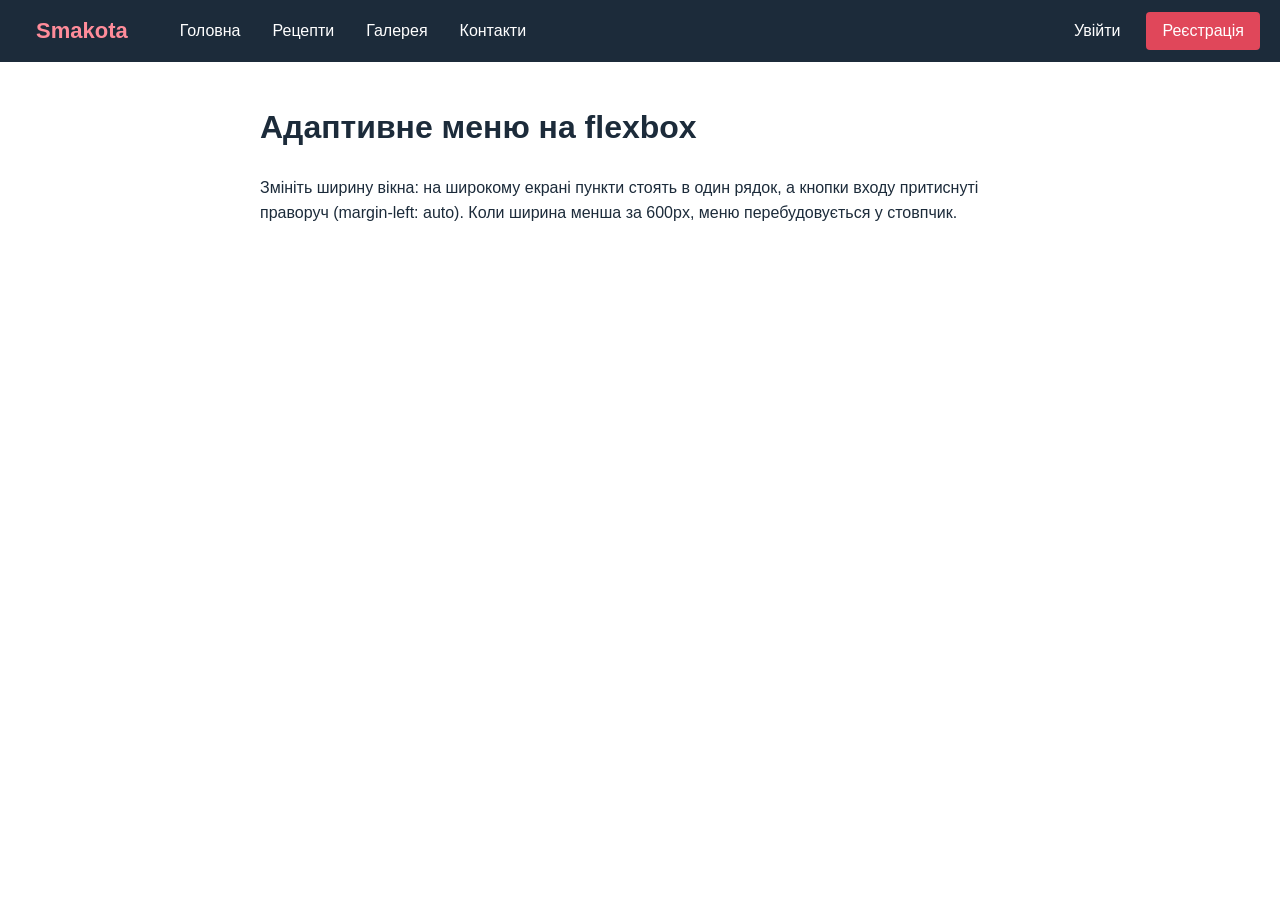
<file: PR7/pr7_task6_navbar.html>
<!DOCTYPE html>
<html lang="uk">
<head>
  <meta charset="UTF-8">
  <meta name="viewport" content="width=device-width, initial-scale=1.0">
  <title>Адаптивне меню (flexbox)</title>
  <link rel="stylesheet" href="pr7_task6_navbar.css">
</head>
<body>
  <nav class="navbar">
    <a class="navbar__logo" href="#">Smakota</a>
    <a class="navbar__link" href="#">Головна</a>
    <a class="navbar__link" href="#">Рецепти</a>
    <a class="navbar__link" href="#">Галерея</a>
    <a class="navbar__link" href="#">Контакти</a>
    <a class="navbar__link navbar__link--push" href="#">Увійти</a>
    <a class="navbar__link navbar__link--accent" href="#">Реєстрація</a>
  </nav>
  <main class="content">
    <h1>Адаптивне меню на flexbox</h1>
    <p>Змініть ширину вікна: на широкому екрані пункти стоять в один рядок,
      а кнопки входу притиснуті праворуч (margin-left: auto). Коли ширина менша
      за 600px, меню перебудовується у стовпчик.</p>
  </main>
</body>
</html>
</file>
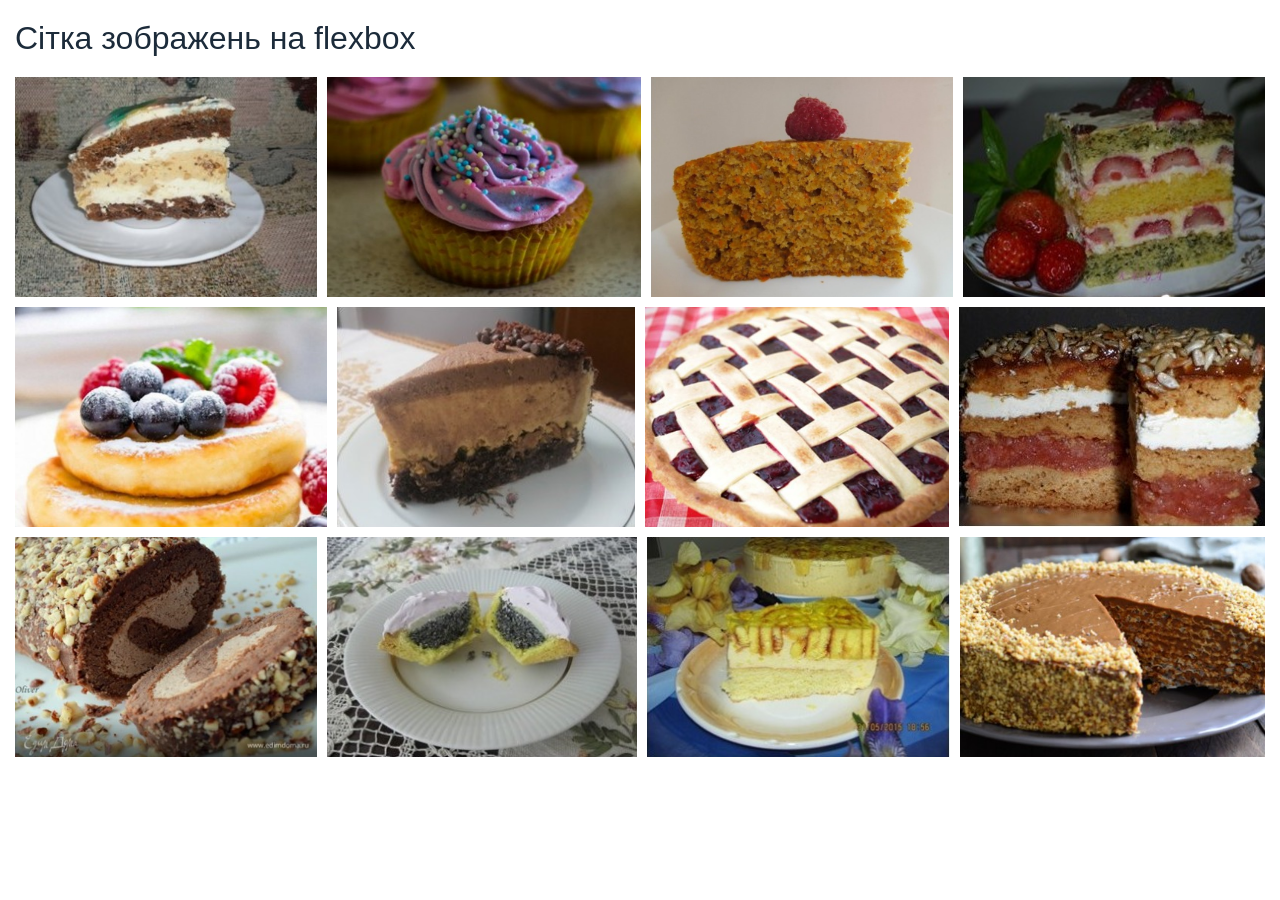
<file: PR7/pr7_task7_image_grid.html>
<!DOCTYPE html>
<html lang="uk">
<head>
  <meta charset="UTF-8">
  <meta name="viewport" content="width=device-width, initial-scale=1.0">
  <title>Сітка зображень (flexbox)</title>
  <link rel="stylesheet" href="pr7_task7_image_grid.css">
</head>
<body>
  <h1>Сітка зображень на flexbox</h1>
  <div class="image-grid">
    <img src="img/cake1.jpg" alt="Десерт">
    <img src="img/mafin.jpg" alt="Десерт">
    <img src="img/cake2.jpg" alt="Десерт">
    <img src="img/cake3.jpg" alt="Десерт">
    <img src="img/try-yagody.jpg" alt="Десерт">
    <img src="img/cake4.jpg" alt="Десерт">
    <img src="img/pyrig.jpg" alt="Десерт">
    <img src="img/cake5.jpg" alt="Десерт">
    <img src="img/sviatkovyi.jpg" alt="Десерт">
    <img src="img/cake6.jpg" alt="Десерт">
    <img src="img/cake7.jpg" alt="Десерт">
    <img src="img/cake8.jpg" alt="Десерт">
  </div>
</body>
</html>
</file>
<file: style.css>
/* =========================================================
   Тортики & Тістечка — адаптивна галерея (mobile first)
   Мобільні: 375–729px (базові стилі)
   Планшети: 730–1199px  (@media min-width: 730px)
   Десктоп:  ≥1200px     (@media min-width: 1200px)
   Без JS: фільтр зроблено на radio + :checked + ~
   ========================================================= */

*,
*::before,
*::after {
  box-sizing: border-box;
}

:root {
  --text: #1c2b3a;
  --muted: #4a5664;
  --accent: #e0475a;
  --link: #2f6a9b;
  --card-bg: #f5f7f9;
  --border: #dfe3e7;
  --btn-bg: #e6e9ec;
  --btn-border: #d3d8dd;
  --radius: 4px;
}

html {
  font-size: 16px;
}

body {
  margin: 0;
  min-width: 375px;
  font-family: "Segoe UI", "Helvetica Neue", Roboto, Arial, sans-serif;
  color: var(--text);
  background: #fff;
}

img {
  display: block;
  max-width: 100%;
}

h1,
h2,
p {
  margin: 0;
}

/* ---------- Каркас сторінки (grid) ---------- */
.page {
  display: grid;
  grid-template-columns: 1fr;
  grid-template-areas:
    "header"
    "sidebar"
    "gallery"
    "footer";
  gap: 12px;
  max-width: 1440px;
  margin: 0 auto;
  padding: 16px;
}

.header  { grid-area: header; }
.sidebar { grid-area: sidebar; }
.gallery { grid-area: gallery; }
.footer  { grid-area: footer; }

.filter-input {
  display: none;
}

/* ---------- Заголовок ---------- */
.title {
  text-align: center;
  font-weight: 400;
  font-size: clamp(2rem, 8.5vw, 2.6rem);
  line-height: 1.2;
  white-space: nowrap;
  letter-spacing: 0.5px;
}

.amp {
  color: var(--accent);
  font-family: "Brush Script MT", "Segoe Script", cursive;
  font-weight: 700;
}

/* ---------- Сайдбар: калорії + кнопки ---------- */
.calories {
  display: none; /* на мобільному та планшеті фільтра калорій немає */
}

.filters {
  display: grid;
  grid-template-columns: repeat(2, 1fr);
  grid-template-rows: repeat(3, auto);
  grid-auto-flow: column; /* Пиріг, Рулет, Сирники — ліва колонка */
  gap: 12px 18px;
}

.btn {
  display: flex;
  align-items: center;
  justify-content: center;
  min-height: 52px;
  padding: 8px 6px;
  font-size: clamp(1.05rem, 4.6vw, 1.3rem);
  white-space: nowrap;
  color: var(--text);
  background: var(--btn-bg);
  border: 1px solid var(--btn-border);
  border-radius: var(--radius);
  cursor: pointer;
  user-select: none;
  transition: background-color 0.2s, color 0.2s, box-shadow 0.2s;
}

.btn:hover {
  background: #d9dde2;
}

/* ---------- Галерея (grid) ---------- */
.gallery {
  display: grid;
  grid-template-columns: 1fr;
  gap: 18px;
}

.card {
  overflow: hidden;
  border-radius: 8px;
  transition: filter 0.3s, opacity 0.3s, box-shadow 0.2s;
}

.card__img {
  width: 100%;
  aspect-ratio: 16 / 10;
  object-fit: cover;
}

/* на мобільному — лише фото */
.card__name,
.card__kcal {
  display: none;
}

/* ---------- Футер (мобільний: усе стовпчиком) ---------- */
.footer {
  display: flex;
  flex-direction: column;
  gap: 2px;
  padding: 4px 6px;
  font-size: 1.05rem;
}

.footer__contacts {
  display: flex;
  flex-direction: column;
}

.footer__mail {
  color: var(--link);
  text-decoration: underline;
}

.footer__icon {
  margin-right: 2px;
  color: var(--muted);
  text-decoration: none;
  display: inline-block;
}

/* =========================================================
   ФІЛЬТР ЗА ВИДОМ ВИРОБУ (без JS)
   Обраний вид — кольоровий, решта — ч/б і напівпрозорі
   ========================================================= */
#f-pyrig:checked     ~ .gallery .card:not(.pyrig),
#f-rulet:checked     ~ .gallery .card:not(.rulet),
#f-syrnyky:checked   ~ .gallery .card:not(.syrnyky),
#f-tistechko:checked ~ .gallery .card:not(.tistechko),
#f-tort:checked      ~ .gallery .card:not(.tort) {
  filter: grayscale(1);
  opacity: 0.4;
}

/* підсвічування активної кнопки */
#f-all:checked       ~ .sidebar .btn--all,
#f-pyrig:checked     ~ .sidebar .btn--pyrig,
#f-rulet:checked     ~ .sidebar .btn--rulet,
#f-syrnyky:checked   ~ .sidebar .btn--syrnyky,
#f-tistechko:checked ~ .sidebar .btn--tistechko,
#f-tort:checked      ~ .sidebar .btn--tort {
  color: #fff;
  background: var(--text);
  border-color: var(--text);
}

/* =========================================================
   ПЛАНШЕТ: 730px – 1199px
   ========================================================= */
@media (min-width: 730px) {
  .page {
    gap: 18px;
    padding: 24px;
  }

  .title {
    font-size: 3.6rem;
  }

  .filters {
    grid-template-columns: repeat(3, 1fr);
    grid-template-rows: none;
    grid-auto-flow: row; /* Пиріг, Рулет, Сирники — перший ряд */
    gap: 18px 20px;
  }

  .btn {
    min-height: 64px;
    font-size: 1.45rem;
  }

  .gallery {
    grid-template-columns: repeat(3, 1fr);
    gap: 18px 20px;
  }

  .card {
    display: flex;
    flex-direction: column;
    gap: 14px;
    padding: 16px 18px 12px;
    background: var(--card-bg);
    border: 1px solid var(--border);
    border-radius: var(--radius);
  }

  .card:hover {
    box-shadow: 3px 3px 6px rgba(0, 0, 0, 0.25);
  }

  .card__img {
    aspect-ratio: 4 / 3;
  }

  .card__name {
    display: block;
    font-size: 1.45rem;
    font-weight: 400;
  }

  /* футер: контакти зліва (2 рядки, з іконкою), копірайт справа */
  .footer {
    flex-direction: row;
    justify-content: space-between;
    align-items: center;
    padding: 0;
    font-size: 1.25rem;
  }

  .footer__mail {
    text-decoration: none;
  }
}

/* =========================================================
   ДЕСКТОП: від 1200px
   ========================================================= */
@media (min-width: 1200px) {
  .page {
    grid-template-columns: 1fr 290px;
    grid-template-areas:
      "header  header"
      "gallery sidebar"
      "footer  footer";
    column-gap: 26px;
    row-gap: 22px;
    padding: 20px 18px;
  }

  .title {
    font-size: 3.1rem;
  }

  /* сайдбар-панель на всю висоту галереї */
  .sidebar {
    display: flex;
    flex-direction: column;
    gap: 40px;
    padding: 16px 34px 24px;
    background: var(--card-bg);
    border: 1px solid var(--border);
    border-radius: var(--radius);
  }

  /* ---- макет фільтра калорій ---- */
  .calories {
    display: flex;
    flex-direction: column;
    align-items: center;
    gap: 28px;
    margin: 0 -4px;
    font-size: 1.1rem;
  }

  .calories__title {
    color: var(--text);
  }

  .calories__value {
    align-self: flex-start;
    padding-left: 20px;
  }

  .range {
    position: relative;
    width: 100%;
    height: 16px;
  }

  .range__track,
  .range__fill {
    position: absolute;
    top: 50%;
    height: 2px;
    transform: translateY(-50%);
  }

  .range__track {
    left: 0;
    right: 0;
    background: #b9c3cc;
  }

  .range__fill {
    left: 15%;
    width: 52%;
    background: var(--text);
  }

  .range__thumb {
    position: absolute;
    top: 0;
    width: 16px;
    height: 16px;
    background: var(--text);
    border-radius: 50%;
    transform: translateX(-50%);
  }

  .range__thumb--min { left: 15%; }
  .range__thumb--max { left: 67%; }

  /* ---- кнопки стовпчиком ---- */
  .filters {
    display: flex;
    flex-direction: column;
    gap: 22px;
  }

  .btn {
    min-height: 50px;
    font-size: 1.15rem;
  }

  /* ---- картки: фото | назва, лінія, калорії ---- */
  .gallery {
    grid-template-columns: repeat(3, 1fr);
    grid-auto-rows: 1fr; /* усі ряди та картки однакової висоти */
    gap: 14px 16px;
  }

  .card {
    display: grid;
    grid-template-columns: 194px 1fr;
    /* верх тягнеться (1fr), низ фіксований => лінія на одному рівні */
    grid-template-rows: 1fr 82px;
    grid-template-areas:
      "img  name"
      "kcal kcal";
    column-gap: 18px;
    padding: 0;
  }

  .card__img {
    grid-area: img;
    align-self: start;        /* нижче фото — вирівнювання по верхньому краю */
    width: 182px;             /* фото завжди однакової ширини */
    max-height: 140px;        /* і не вище за 140px */
    aspect-ratio: auto;
    height: auto;
    object-fit: cover;
    object-position: top;
    margin: 12px 0 20px 12px;
  }

  .card__name {
    grid-area: name;
    padding: 6px 12px 0 0;
    font-size: 1.15rem;
    line-height: 1.35;
  }

  /* "Торт:" на першому рядку, назва — на другому */
  .card__name b {
    display: block;
  }

  .card__kcal {
    grid-area: kcal;
    display: block;
    padding: 14px 12px;
    font-size: 1.15rem;
    border-top: 1px solid var(--border);
  }

  /* футер в один рядок, без іконки */
  .footer {
    font-size: 1.1rem;
  }

  .footer__contacts {
    flex-direction: row;
    gap: 6px;
  }

  .footer__icon {
    display: none;
  }
}
</file>
<file: LAB5/lb5_Chernyshev.css>
/* =========================================================
   Лабораторна робота 5. Модель відображення
   «Гаражний розпродаж»
   Без float, JS, flex та grid: лише inline-block,
   блокова модель, псевдокласи :checked / :hover
   ========================================================= */

* {
  box-sizing: border-box;
}

body {
  margin: 0;
  min-width: 320px;
  font-family: Arial, Helvetica, sans-serif;
  color: #333;
  background-color: #fff;
}

p {
  margin: 0;
}

img {
  border: 0;
}

/* ---------- Перемикач виду ---------- */
.view-input {
  display: none;
}

.header {
  padding: 16px 20px 6px;
}

.header__title {
  margin: 0 0 10px;
  font-size: 28px;
  font-weight: 400;
  color: #1c2b3a;
}

.switch__btn {
  display: inline-block;
  margin-right: 26px;
  font-size: 20px;
  line-height: 24px;
  color: #999;
  vertical-align: middle;
  cursor: pointer;
  transition: color 0.2s;
}

.switch__btn:hover {
  color: #3e6d9c;
}

#view-tile:checked ~ .header .switch__btn--tile,
#view-list:checked ~ .header .switch__btn--list {
  color: #1c2b3a;
}

/* Іконки, намальовані тінями */
.icon {
  position: relative;
  display: inline-block;
  width: 24px;
  height: 22px;
  margin-right: 8px;
  vertical-align: -3px;
}

.icon--tile::before {
  position: absolute;
  top: 0;
  left: 0;
  width: 6px;
  height: 6px;
  background-color: currentColor;
  box-shadow:
    8px 0 0 currentColor, 16px 0 0 currentColor,
    0 8px 0 currentColor, 8px 8px 0 currentColor, 16px 8px 0 currentColor,
    0 16px 0 currentColor, 8px 16px 0 currentColor, 16px 16px 0 currentColor;
  content: "";
}

.icon--list::before {
  position: absolute;
  top: 0;
  left: 0;
  width: 6px;
  height: 6px;
  background-color: currentColor;
  box-shadow: 0 8px 0 currentColor, 0 16px 0 currentColor;
  content: "";
}

.icon--list::after {
  position: absolute;
  top: 0;
  left: 8px;
  width: 16px;
  height: 6px;
  background-color: currentColor;
  box-shadow: 0 8px 0 currentColor, 0 16px 0 currentColor;
  content: "";
}

/* ---------- Каталог: картки inline-block ---------- */
.catalog {
  padding: 0 10px 20px;
  font-size: 0; /* прибирає пробіли між inline-block */
}

.card {
  display: inline-block;
  width: calc(100% - 20px);
  height: 580px;
  margin: 10px;
  padding: 14px 24px;
  overflow: hidden;
  font-size: 14px;
  vertical-align: top;
  background-color: #fff;
  border: 1px solid #d9d9d9;
  transition: box-shadow 0.25s, border-color 0.25s;
}

.card:hover {
  border-color: #b5c7d9;
  box-shadow: 0 6px 18px rgba(30, 60, 90, 0.2);
}

/* ---------- Фото: центр по горизонталі й вертикалі ---------- */
.card__photo {
  display: block;
  height: 250px;
  overflow: hidden;
  line-height: 250px;     /* висота рядка = висоті блока */
  text-align: center;     /* центр по горизонталі */
}

.card__photo img {
  display: inline-block;
  max-width: 100%;
  max-height: 240px;
  vertical-align: middle; /* центр по вертикалі */
  transition: transform 0.3s;
}

.card__photo:hover img {
  transform: scale(1.08);
}

/* ---------- Інформація ---------- */
.card__info {
  padding-top: 14px;
}

.card__name {
  display: block;
  overflow: hidden;
  font-size: 20px;
  line-height: 28px;
  color: #3e6d9c;
  text-overflow: ellipsis; /* обрізання довгої назви */
  white-space: nowrap;
  transition: color 0.2s;
}

.card__name:hover {
  color: #e0475a;
  text-decoration: none;
}

.card__category {
  display: inline-block;
  margin-top: 6px;
  margin-bottom: 2px;
  padding: 1px 4px;
  margin-left: -4px;
  font-size: 13px;
  color: #777;
  text-decoration: none;
  border-radius: 3px;
  transition: color 0.2s, background-color 0.2s;
}

.card__category:hover {
  color: #fff;
  background-color: #3e6d9c;
}

.card__price {
  font-size: 22px;
  font-weight: 700;
  color: #e0475a;
}

.card__desc {
  margin-top: 16px;
  font-size: 14px;
  line-height: 1.45;
  color: #555;
}

/* ---------- Шкала стану (зірки) ---------- */
.rating {
  display: block;
  text-align: left;
  direction: rtl;               /* зірки 5..1 стоять у DOM, показуються 1..5 */
  unicode-bidi: bidi-override;
}

.rating input {
  display: none;
}

.rating label {
  display: inline-block;
  padding-right: 2px;
  font-size: 26px;
  line-height: 30px;
  color: #c9d3dc;
  cursor: pointer;
  transition: color 0.15s;
}

.rating label::before {
  content: "\2605";
}

/* обрана оцінка запам'ятовується */
.rating input:checked ~ label {
  color: #f0a30a;
}

/* під час наведення показуємо майбутній вибір */
.rating:hover input:checked ~ label {
  color: #c9d3dc;
}

.rating:hover input + label:hover,
.rating:hover label:hover ~ label {
  color: #ffbf33;
}

/* ---------- Вигляд «Список» ---------- */
#view-list:checked ~ .catalog .card {
  width: calc(100% - 20px);
  height: auto;
  padding: 20px 24px;
  font-size: 0; /* без пробілів між колонками */
}

#view-list:checked ~ .catalog .card__photo,
#view-list:checked ~ .catalog .card__info,
#view-list:checked ~ .catalog .card__desc {
  display: inline-block;
  vertical-align: middle;
}

#view-list:checked ~ .catalog .card__photo {
  width: 28%;
  height: 230px;
  line-height: 230px;
}

#view-list:checked ~ .catalog .card__photo img {
  max-height: 200px;
}

#view-list:checked ~ .catalog .card__info {
  width: 38%;
  padding: 0 20px 0 40px;
}

#view-list:checked ~ .catalog .card__name {
  white-space: normal;
}

#view-list:checked ~ .catalog .card__desc {
  width: 34%;
  margin-top: 0;
}

/* ---------- Адаптивність: кількість карток у рядку ---------- */
@media (min-width: 600px) {
  .card {
    width: calc(50% - 20px);
  }
}

@media (min-width: 900px) {
  .card {
    width: calc(33.333% - 20px);
  }
}

@media (min-width: 1250px) {
  .card {
    width: calc(25% - 20px);
  }
}

@media (min-width: 1700px) {
  .card {
    width: calc(20% - 20px);
  }
}

/* у вузькому вікні список стає «стовпчиком» */
@media (max-width: 700px) {
  #view-list:checked ~ .catalog .card__photo,
  #view-list:checked ~ .catalog .card__info,
  #view-list:checked ~ .catalog .card__desc {
    display: block;
    width: 100%;
    padding: 0;
  }

  #view-list:checked ~ .catalog .card__desc {
    margin-top: 12px;
  }
}
</file>
<file: LAB6/lb6_Chernyshev.css>
/* =========================================================
   Лабораторна робота 6. Позиціювання
   Інтерактивна галерея рецептів
   Без JS, flex та grid: position, inline-block,
   :hover, :target, :checked, transform
   ========================================================= */

* {
  box-sizing: border-box;
}

body {
  margin: 0;
  min-width: 900px;
  font-family: Verdana, Tahoma, sans-serif;
  color: #222;
  background-color: #fff;
}

.page {
  position: relative;
  max-width: 1360px;
  margin: 0 auto;
  padding: 30px 70px 520px; /* знизу місце для картки рецепта */
}

.page__title {
  margin: 0 0 50px;
  font-family: Georgia, serif;
  font-size: 34px;
  font-weight: 400;
  color: #3e6d9c;
  text-align: center;
}

/* ---------- Слайдер ---------- */
.slider-input {
  display: none;
}

.slider {
  position: relative;
  z-index: 2; /* картка рецепта над крапками */
}

.slider__viewport {
  position: relative;
  margin: 0 -8px;
  /* обрізаємо лише по горизонталі, щоб картка рецепта
     могла виходити вниз за межі слайдера */
  clip-path: inset(-2000px 0 -2000px 0);
}

.slider__track {
  position: relative;
  width: 200%;             /* 8 фото = 2 екрани по 4 фото */
  margin: 0;
  padding: 0;
  font-size: 0;
  white-space: nowrap;
  list-style: none;
  transition: transform 0.6s ease;
}

/* зсув стрічки на 1 фото (12.5% ширини стрічки) */
#slide-2:checked ~ .slider .slider__track {
  transform: translateX(-12.5%);
}

#slide-3:checked ~ .slider .slider__track {
  transform: translateX(-25%);
}

#slide-4:checked ~ .slider .slider__track {
  transform: translateX(-37.5%);
}

#slide-5:checked ~ .slider .slider__track {
  transform: translateX(-50%);
}

/* ---------- Картка-фото ---------- */
.item {
  position: relative;
  display: inline-block;
  width: 12.5%;
  padding: 0 8px;
  vertical-align: top;
  white-space: normal;
}

.item__link {
  position: relative;
  display: block;
  height: 230px;
  color: inherit;
  text-decoration: none;
}

.item__img {
  display: block;
  width: 100%;
  height: 100%;
  object-fit: cover;
}

/* ---------- Опис рецепта при наведенні (Макет 2) ---------- */
.recipe {
  position: absolute;
  top: -40px;
  right: -8px;
  left: -8px;
  z-index: 10;
  display: block;
  padding: 18px 18px 20px;
  visibility: hidden;
  background-color: #fff;
  border: 1px solid #ddd;
  box-shadow: 0 4px 14px rgba(0, 0, 0, 0.3);
  opacity: 0;
  transform: translateY(10px);
  transition: opacity 0.25s, transform 0.25s, visibility 0.25s;
}

.item:hover .recipe {
  visibility: visible;
  opacity: 1;
  transform: translateY(0);
}

.recipe__img {
  display: block;
  width: 100%;
  height: 230px;
  object-fit: cover;
}

.recipe__title {
  display: block;
  padding: 12px 6px 8px;
  font-size: 17px;
  font-weight: 700;
  color: #3e6d9c;
  text-decoration: underline;
  background-color: #eee;
}

.recipe__text {
  display: block;
  padding: 4px 12px 14px;
  font-size: 12px;
  line-height: 1.4;
  background-color: #eee;
}

.recipe__list {
  display: block;
  margin-bottom: 12px;
  font-style: italic;
}

.recipe__list span {
  display: block;
}

/* ---------- Стрілки (Макет 5) ---------- */
.arrow {
  position: absolute;
  top: 50%;
  display: none;
  width: 0;
  height: 0;
  margin-top: -38px;
  border-top: 38px solid transparent;
  border-bottom: 38px solid transparent;
  cursor: pointer;
  transition: border-color 0.2s;
}

.arrow--prev {
  left: -58px;
  border-right: 36px solid #a9b4bf;
}

.arrow--next {
  right: -58px;
  border-left: 36px solid #a9b4bf;
}

.arrow--prev:hover {
  border-right-color: #6d7f91;
}

.arrow--next:hover {
  border-left-color: #6d7f91;
}

/* для кожного стану показуємо лише потрібні стрілки */
#slide-1:checked ~ .slider .arrow--next.arrow--to-2,
#slide-2:checked ~ .slider .arrow--prev.arrow--to-1,
#slide-2:checked ~ .slider .arrow--next.arrow--to-3,
#slide-3:checked ~ .slider .arrow--prev.arrow--to-2,
#slide-3:checked ~ .slider .arrow--next.arrow--to-4,
#slide-4:checked ~ .slider .arrow--prev.arrow--to-3,
#slide-4:checked ~ .slider .arrow--next.arrow--to-5,
#slide-5:checked ~ .slider .arrow--prev.arrow--to-4 {
  display: block;
}

/* ---------- Радіокнопки-крапки (Макет 4) ---------- */
.dots {
  margin-top: 26px;
  font-size: 0;
  text-align: center;
}

.dot {
  position: relative;
  display: inline-block;
  width: 18px;
  height: 18px;
  margin: 0 7px;
  background-color: #f1f1f1;
  border: 1px solid #b7b7b7;
  border-radius: 50%;
  cursor: pointer;
}

.dot::after {
  position: absolute;
  top: 4px;
  left: 4px;
  width: 8px;
  height: 8px;
  background-color: transparent;
  border-radius: 50%;
  content: "";
}

#slide-1:checked ~ .dots .dot--1::after,
#slide-2:checked ~ .dots .dot--2::after,
#slide-3:checked ~ .dots .dot--3::after,
#slide-4:checked ~ .dots .dot--4::after,
#slide-5:checked ~ .dots .dot--5::after {
  background-color: #555;
}

/* ---------- Модальне вікно (Макет 3) ---------- */
.modal {
  position: fixed;
  top: 0;
  right: 0;
  bottom: 0;
  left: 0;
  z-index: 100;
  display: none;
}

.modal:target {
  display: block;
}

.modal__overlay {
  position: absolute;
  top: 0;
  right: 0;
  bottom: 0;
  left: 0;
  background-color: rgba(70, 90, 112, 0.6);
}

.modal__img {
  position: absolute;
  top: 50%;
  left: 50%;
  max-width: 80%;      /* велике фото вміщується в рамки */
  max-height: 75%;
  box-shadow: 0 10px 40px rgba(0, 0, 0, 0.4);
  transform: translate(-50%, -50%);
}

.modal__close {
  position: absolute;
  top: 36px;
  right: 44px;
  width: 64px;
  height: 64px;
}

.modal__close::before,
.modal__close::after {
  position: absolute;
  top: 31px;
  left: -10px;
  width: 84px;
  height: 3px;
  background-color: #fff;
  content: "";
}

.modal__close::before {
  transform: rotate(45deg);
}

.modal__close::after {
  transform: rotate(-45deg);
}

.modal__close:hover::before,
.modal__close:hover::after {
  background-color: #e0475a;
}
</file>
<file: PR7/pr7_task3.css>
/* Практична 7. Завдання 3. Основи flexbox */
body {
    margin: 0px;
}

p {
    margin: 10px;
    padding: 20px;
    background-color: lightgray;
    border-radius: 10px;
}

/* контейнер: усі абзаци в один рядок */
.fc {
    display: flex;
}

/* кожен абзац займає рівну частку ширини */
.fc p {
    flex: 1;
}

/* другий абзац удвічі ширший, а за висотою
   всі абзаци розтягуються однаково (align-items: stretch) */
.fc .second {
    flex: 2;
}
</file>
<file: PR7/pr7_task4_holy_grail.css>
/* Практична 7. Завдання 3. «Святий Ґрааль» на flexbox */

/* Крок 3. Візуалізація блоків */
body {
  margin: 0px;
}

header,
footer,
.columns > * {
  margin: 10px;
  padding: 20px;
  background-color: lightgray;
  border-radius: 10px;
}

/* Крок 6. Обгортка на всю висоту вікна:
   «підвал» завжди внизу вікна або внизу вмісту */
.wrapper {
  display: flex;
  flex-direction: column;
  min-height: 100vh;
}

/* «Шапка» та «підвал» мають свою висоту і не розтягуються —
   їх винесено з ряду колонок, як радить завдання */
.wrapper header,
.wrapper footer {
  flex: none;
}

/* Крок 4. Три колонки — flex-контейнер, що забирає всю вільну висоту */
.columns {
  display: flex;
  flex: 1;
  flex-flow: row wrap;
}

.columns > * {
  flex: 1;
}

/* центральна колонка ширша за бічні */
.columns main {
  flex: 2;
}

/* Крок 5 (варіант з flex-basis): на вузькому екрані
   кожна колонка займає всю ширину */
@media (max-width: 600px) {
  .columns > * {
    flex: 1 1 100vw;
  }
}
</file>
<file: PR7/pr7_task5_columns.css>
/* Практична 7. Завдання 4. Flex columns:
   заголовок — вузький стовпчик зліва,
   колонтитул — вузький стовпчик справа */

body {
  margin: 0px;
}

* {
  box-sizing: border-box;
}

.wrapper > * {
  margin: 10px;
  padding: 20px;
  background-color: lightgray;
  border-radius: 10px;
}

.wrapper {
  display: flex;
  flex-flow: column wrap; /* елементи йдуть стовпчиком і переносяться у новий стовпчик */
  height: 100vh;
}

.wrapper > * {
  flex: 1;
}

/* шапка й підвал займають усю висоту, тому кожен
   опиняється у власному стовпчику */
.wrapper header,
.wrapper footer {
  flex: 0 0 calc(100% - 20px);
  width: calc(12% - 20px);
}

/* три розділи стоять один під одним у середньому стовпчику */
.wrapper aside,
.wrapper main,
.wrapper section {
  width: calc(76% - 20px);
}
</file>
<file: PR7/pr7_task6_navbar.css>
/* Практична 7. Завдання 5. Адаптивне меню (flexbox) */
* {
  box-sizing: border-box;
}

body {
  margin: 0;
  font-family: Arial, sans-serif;
  color: #1c2b3a;
}

.navbar {
  display: flex;            /* пункти меню в рядок */
  align-items: center;      /* по центру по вертикалі */
  padding: 0 20px;
  background-color: #1c2b3a;
}

.navbar__logo,
.navbar__link {
  padding: 18px 16px;
  color: #fff;
  text-decoration: none;
  transition: background-color 0.2s;
}

.navbar__logo {
  margin-right: 20px;
  font-size: 22px;
  font-weight: 700;
  color: #ff8c9a;
}

.navbar__link:hover {
  background-color: #2f4459;
}

/* «Увійти» і все, що після нього, відштовхується праворуч */
.navbar__link--push {
  margin-left: auto;
}

.navbar__link--accent {
  margin-left: 10px;
  padding: 10px 16px;
  background-color: #e0475a;
  border-radius: 4px;
}

.navbar__link--accent:hover {
  background-color: #c43547;
}

.content {
  max-width: 800px;
  margin: 40px auto;
  padding: 0 20px;
  line-height: 1.6;
}

/* вузький екран: меню стає вертикальним */
@media (max-width: 600px) {
  .navbar {
    flex-direction: column;
    align-items: stretch;
    padding: 10px 0;
    text-align: center;
  }

  .navbar__logo {
    margin-right: 0;
  }

  .navbar__link--push {
    margin-left: 0;
  }

  .navbar__link--accent {
    margin: 10px 20px 0;
  }
}
</file>
<file: PR7/pr7_task7_image_grid.css>
/* Практична 7. Завдання 6. Сітка зображень (flexbox) */
body {
  margin: 0;
  padding: 10px;
  font-family: Arial, sans-serif;
}

h1 {
  margin: 10px 5px 15px;
  font-weight: 400;
  color: #1c2b3a;
}

.image-grid {
  display: flex;
  flex-wrap: wrap;      /* фото переносяться на новий рядок */
}

.image-grid img {
  flex: 1 1 auto;       /* розтягуються, заповнюючи весь рядок */
  height: 220px;        /* однакова висота в рядку */
  min-width: 220px;
  margin: 5px;
  object-fit: cover;    /* фото не спотворюються */
  transition: transform 0.25s;
}

.image-grid img:hover {
  transform: scale(1.03);
}

@media (max-width: 600px) {
  .image-grid {
    flex-direction: column;
  }

  .image-grid img {
    height: auto;
    min-width: 0;
  }
}
</file>
